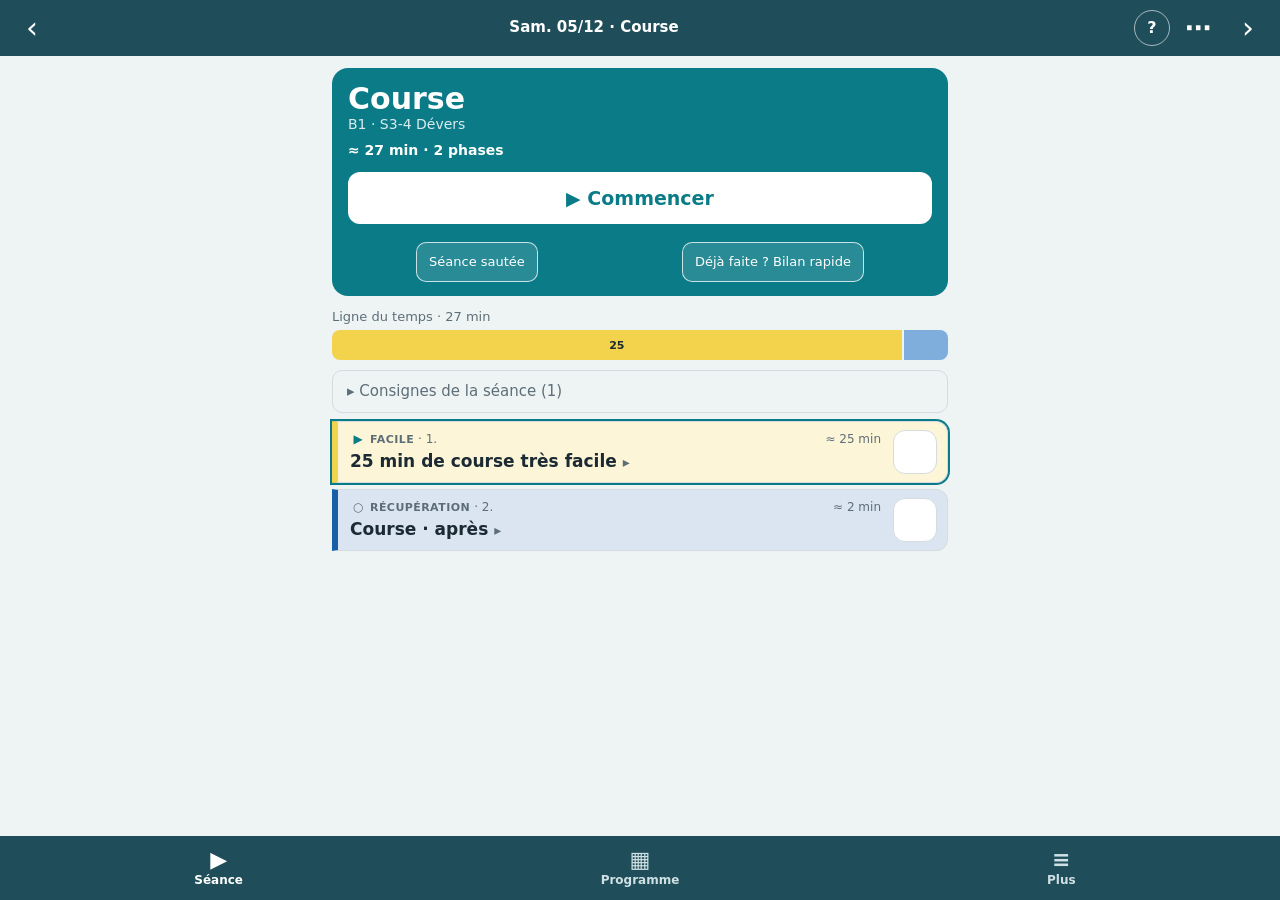
<file: index.html>
<!DOCTYPE html>
<html lang="fr">
<head>
<meta charset="utf-8">
<meta name="viewport" content="width=device-width, initial-scale=1, viewport-fit=cover">
<meta name="apple-mobile-web-app-capable" content="yes">
<meta name="apple-mobile-web-app-status-bar-style" content="default">
<meta name="apple-mobile-web-app-title" content="Escalade">
<title>Escalade</title>
<link rel="stylesheet" href="style.css">
<link rel="apple-touch-icon" href="icone-180.png">
<link rel="icon" type="image/png" href="icone-180.png">
</head>
<body>

<!-- Bandeau affiché quand une nouvelle version est prête -->
<div id="bandeau">Nouvelle version disponible · toucher pour mettre à jour</div>

<header>
  <button id="prec" aria-label="Précédent">‹</button>
  <div id="titre">
    <div id="titre-date"></div>
    <!-- Temps écoulé, durée prévue et heure de fin estimée -->
    <div id="infos-seance"></div>
  </div>
  <button id="btn-aide" aria-label="Aide sur cet écran">?</button>
  <button id="btn-menu" aria-label="Menu">⋯</button>
  <button id="suiv" aria-label="Suivant">›</button>
</header>

<main id="ecran"></main>

<!-- Minuteur : toucher le temps pour passer en plein écran -->
<div id="minuteur">
  <div id="mn-coins"><button data-mn="son" id="mn-son" aria-label="Son">🔊</button><button data-mn="stop" aria-label="Fermer le minuteur">✕</button></div>
  <div id="mn-haut">
    <svg id="mn-anneau" viewBox="0 0 64 64"><circle id="mn-fond" cx="32" cy="32" r="27"/><circle id="mn-arc" cx="32" cy="32" r="27"/></svg>
    <div id="mn-textes"><div id="mn-temps"></div><div id="mn-label"></div><div id="mn-suivant"></div><div id="mn-ecoule"></div></div>
  </div>
  <div id="mn-ctrl">
    <button data-mn="moins">−30</button>
    <button data-mn="pause" id="mn-pause">❚❚</button>
    <button data-mn="plus">+30</button>
    <button data-mn="passer">Passer</button>
  </div>
  <!-- Valider la prochaine étape sans quitter le minuteur -->
  <button id="mn-fait"></button>
  <button data-mn="stop" id="mn-arreter">■ Arrêter le repos</button>
</div>

<!-- Bandeau après chaque passage -->
<div id="toast"><span>Passage noté</span><button id="toast-annuler">Annuler</button></div>

<!-- Trois onglets : Séance, Semaine, Plus -->
<nav id="onglets">
  <button data-onglet="seance"><span class="ic">▶</span>Séance</button>
  <button data-onglet="semaine"><span class="ic">▦</span>Programme</button>
  <button data-onglet="plus"><span class="ic">≡</span>Plus<span id="pastille-plus"></span></button>
</nav>

<div id="fond-modal"><div class="carte" id="modal"></div></div>

<script src="data.js"></script>
<script src="app.js"></script>
</body>
</html>
</file>
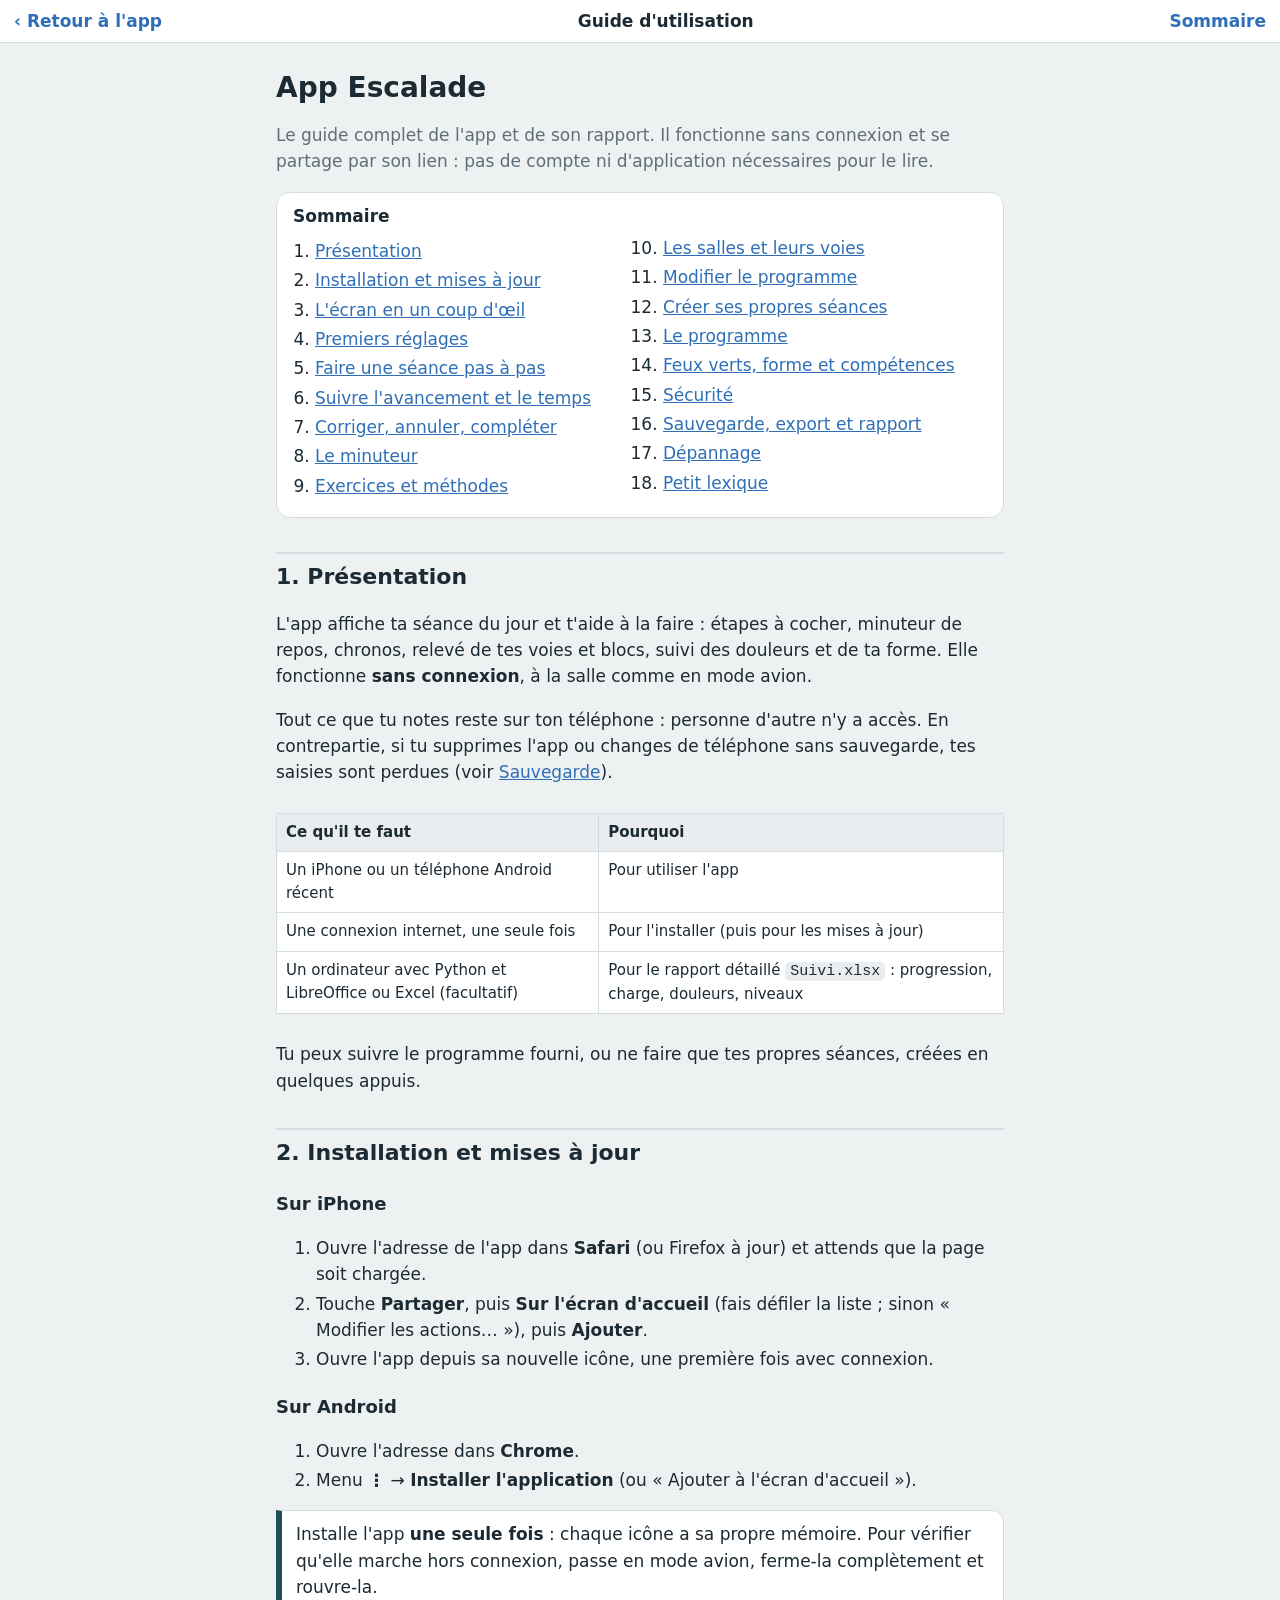
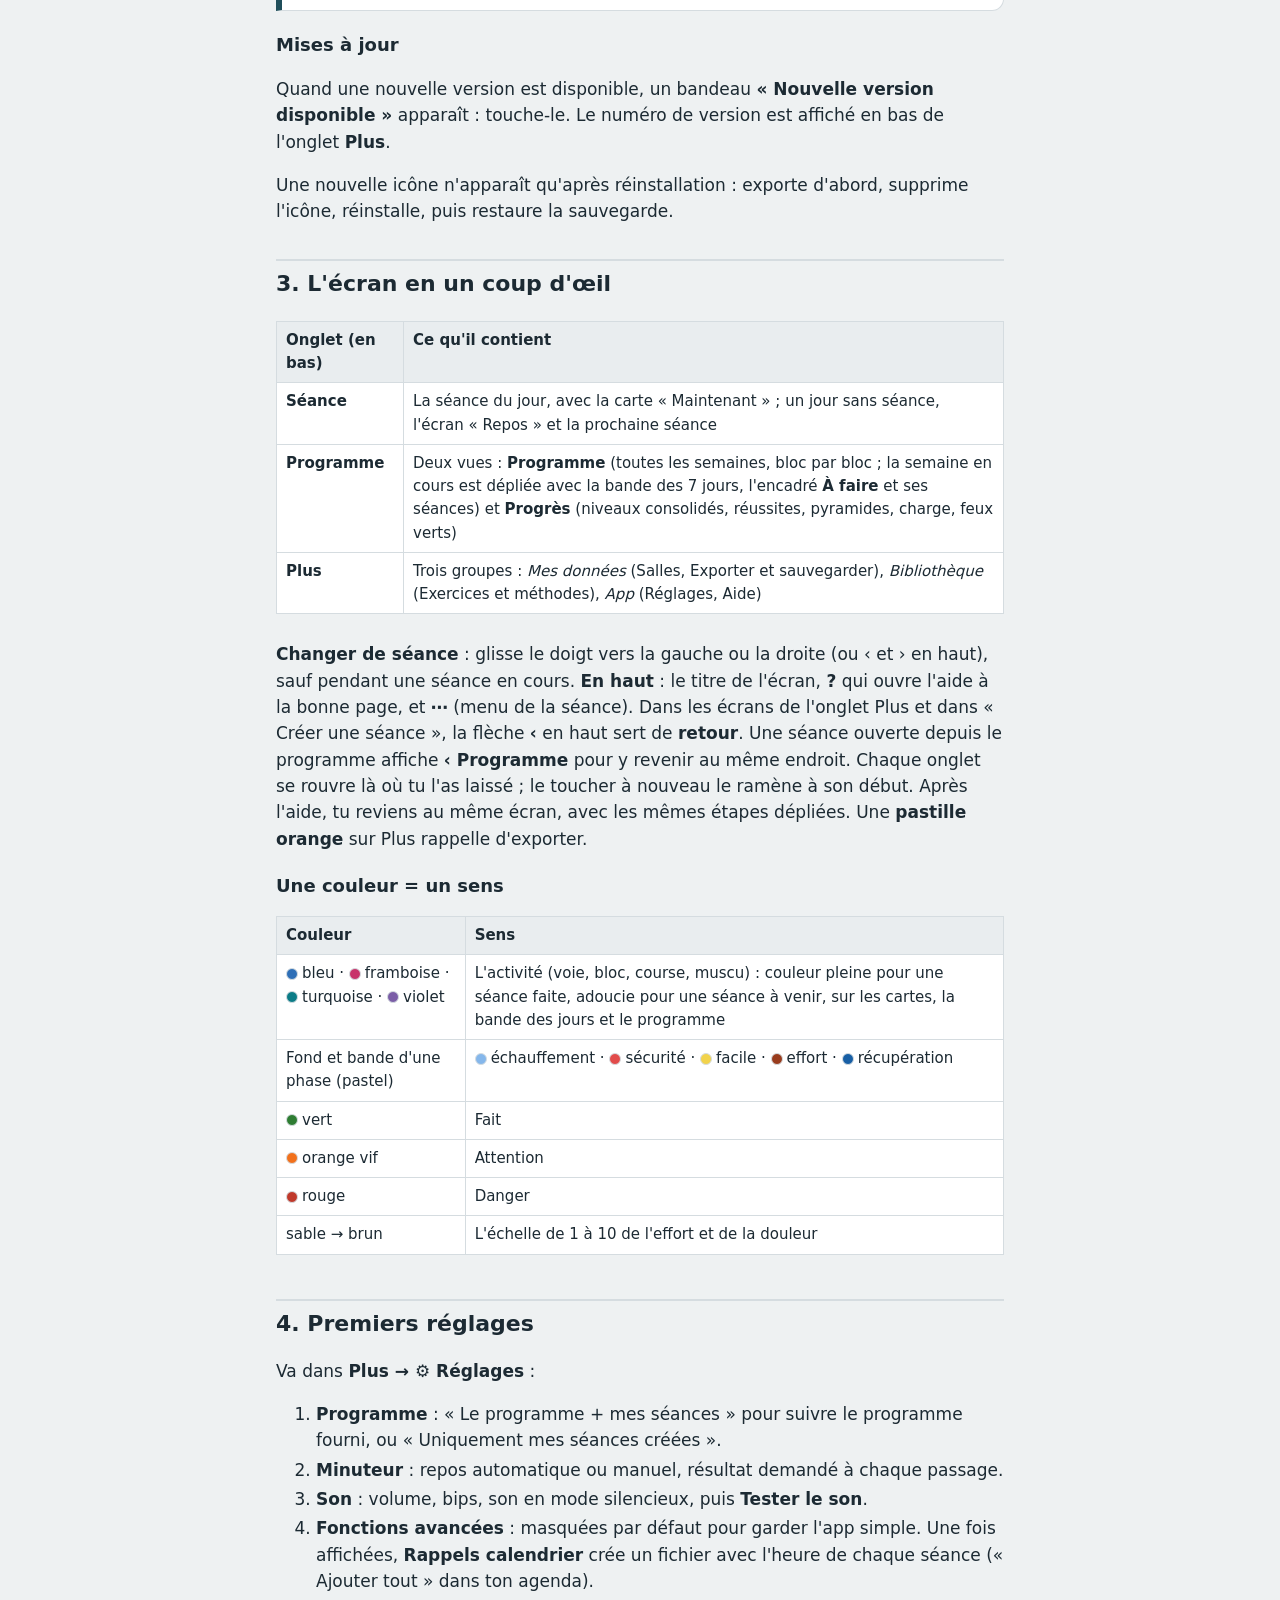
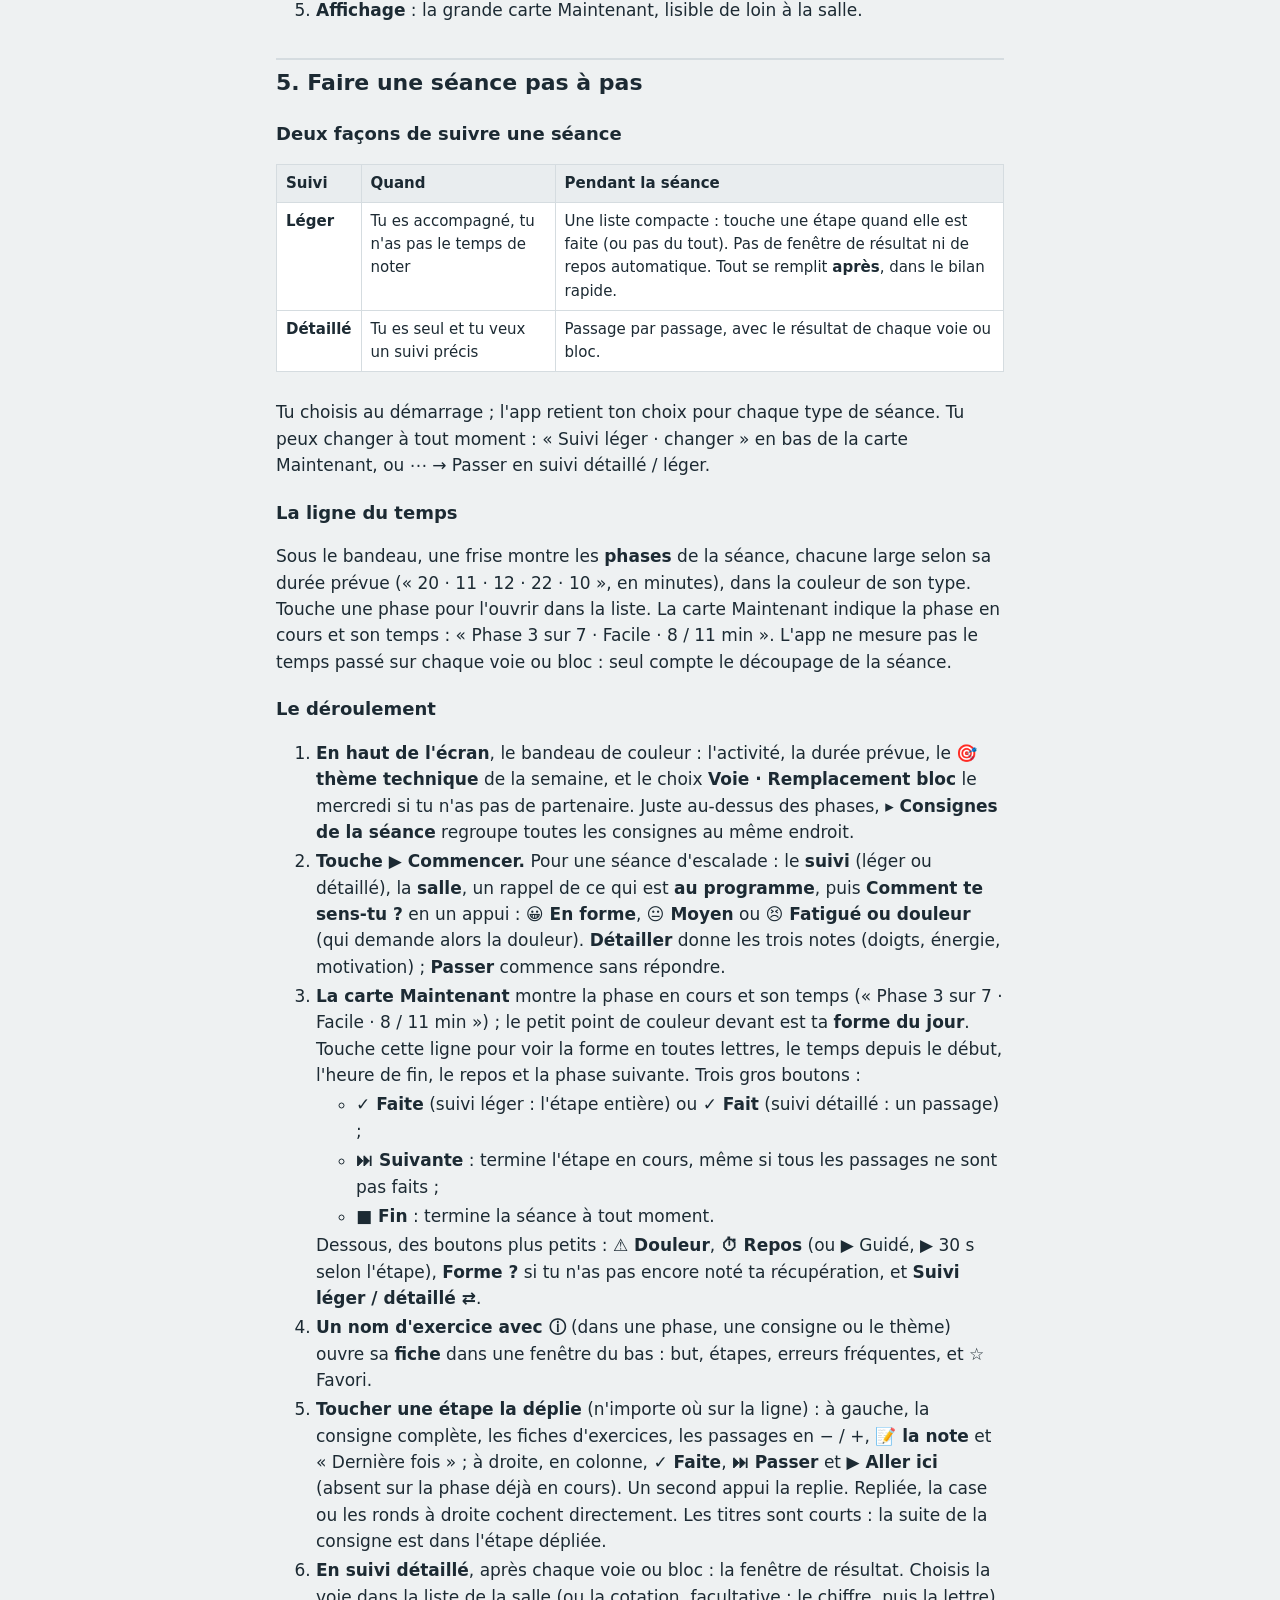
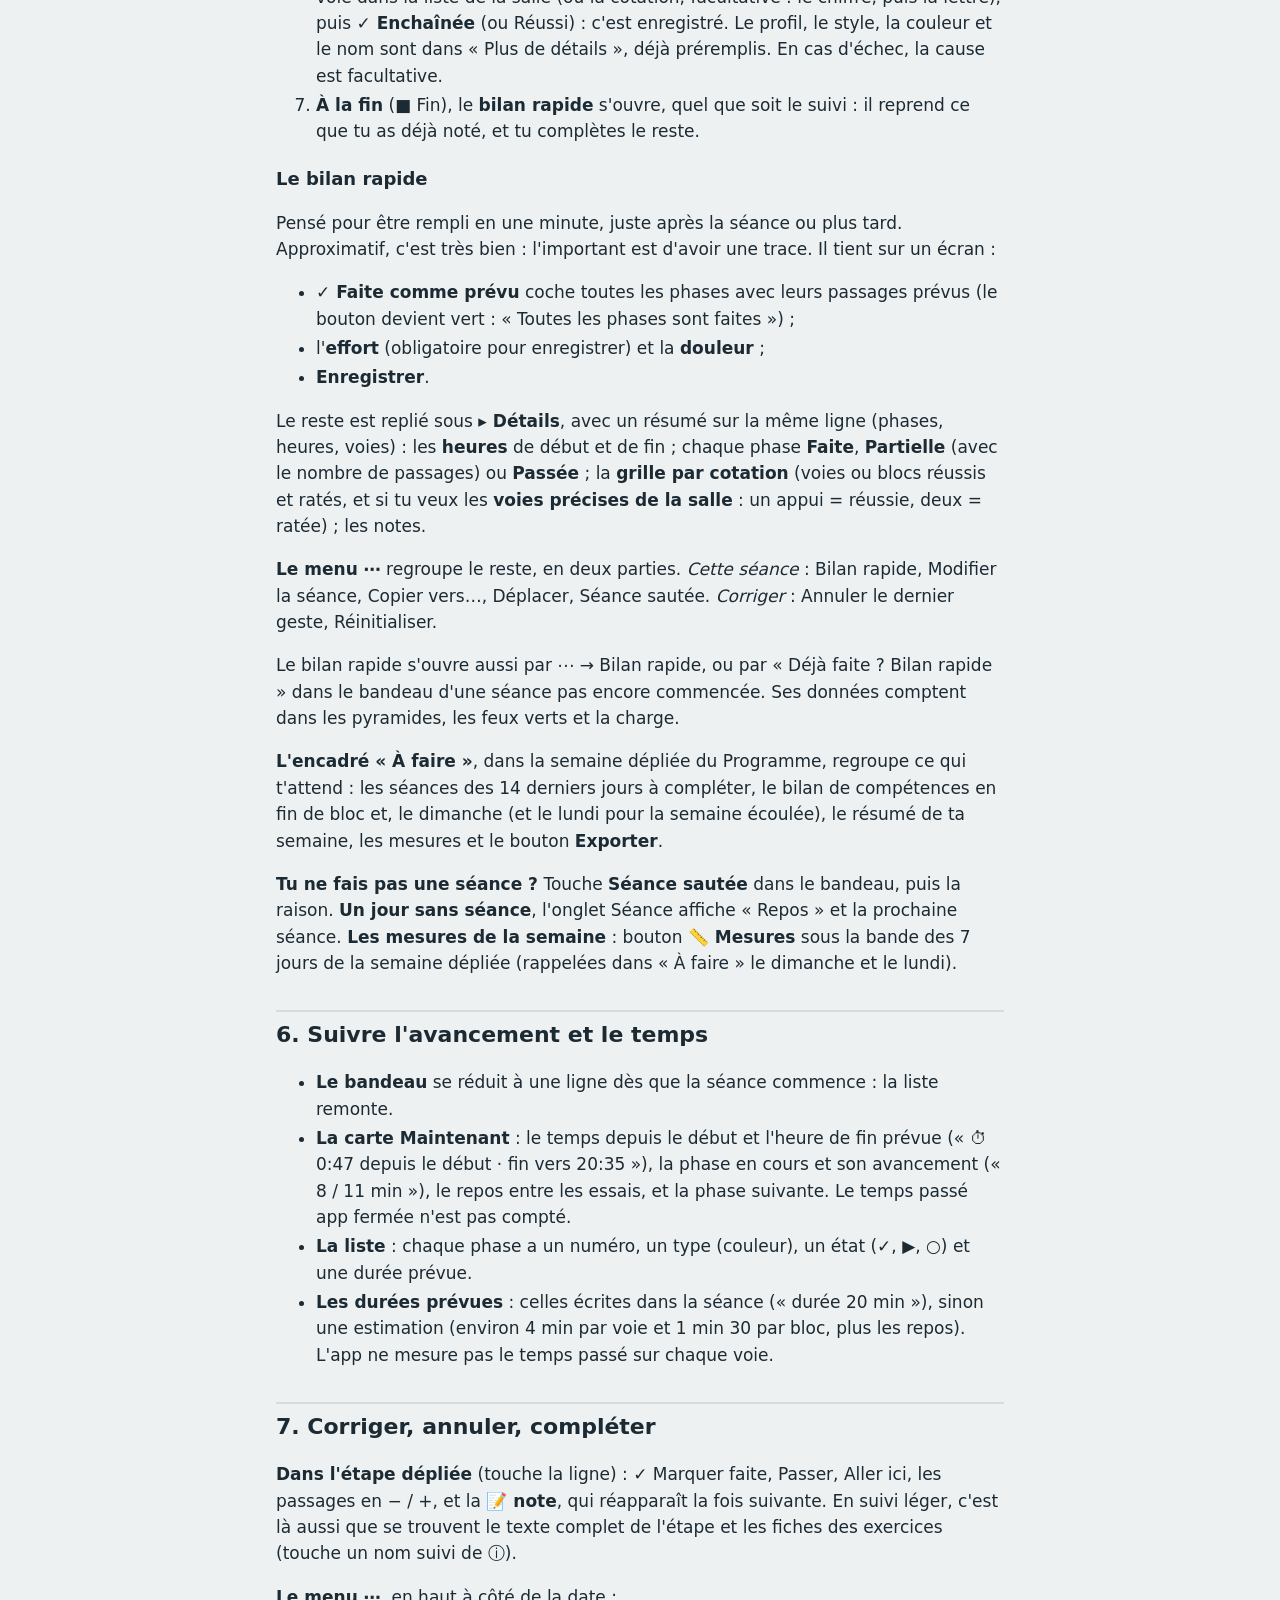
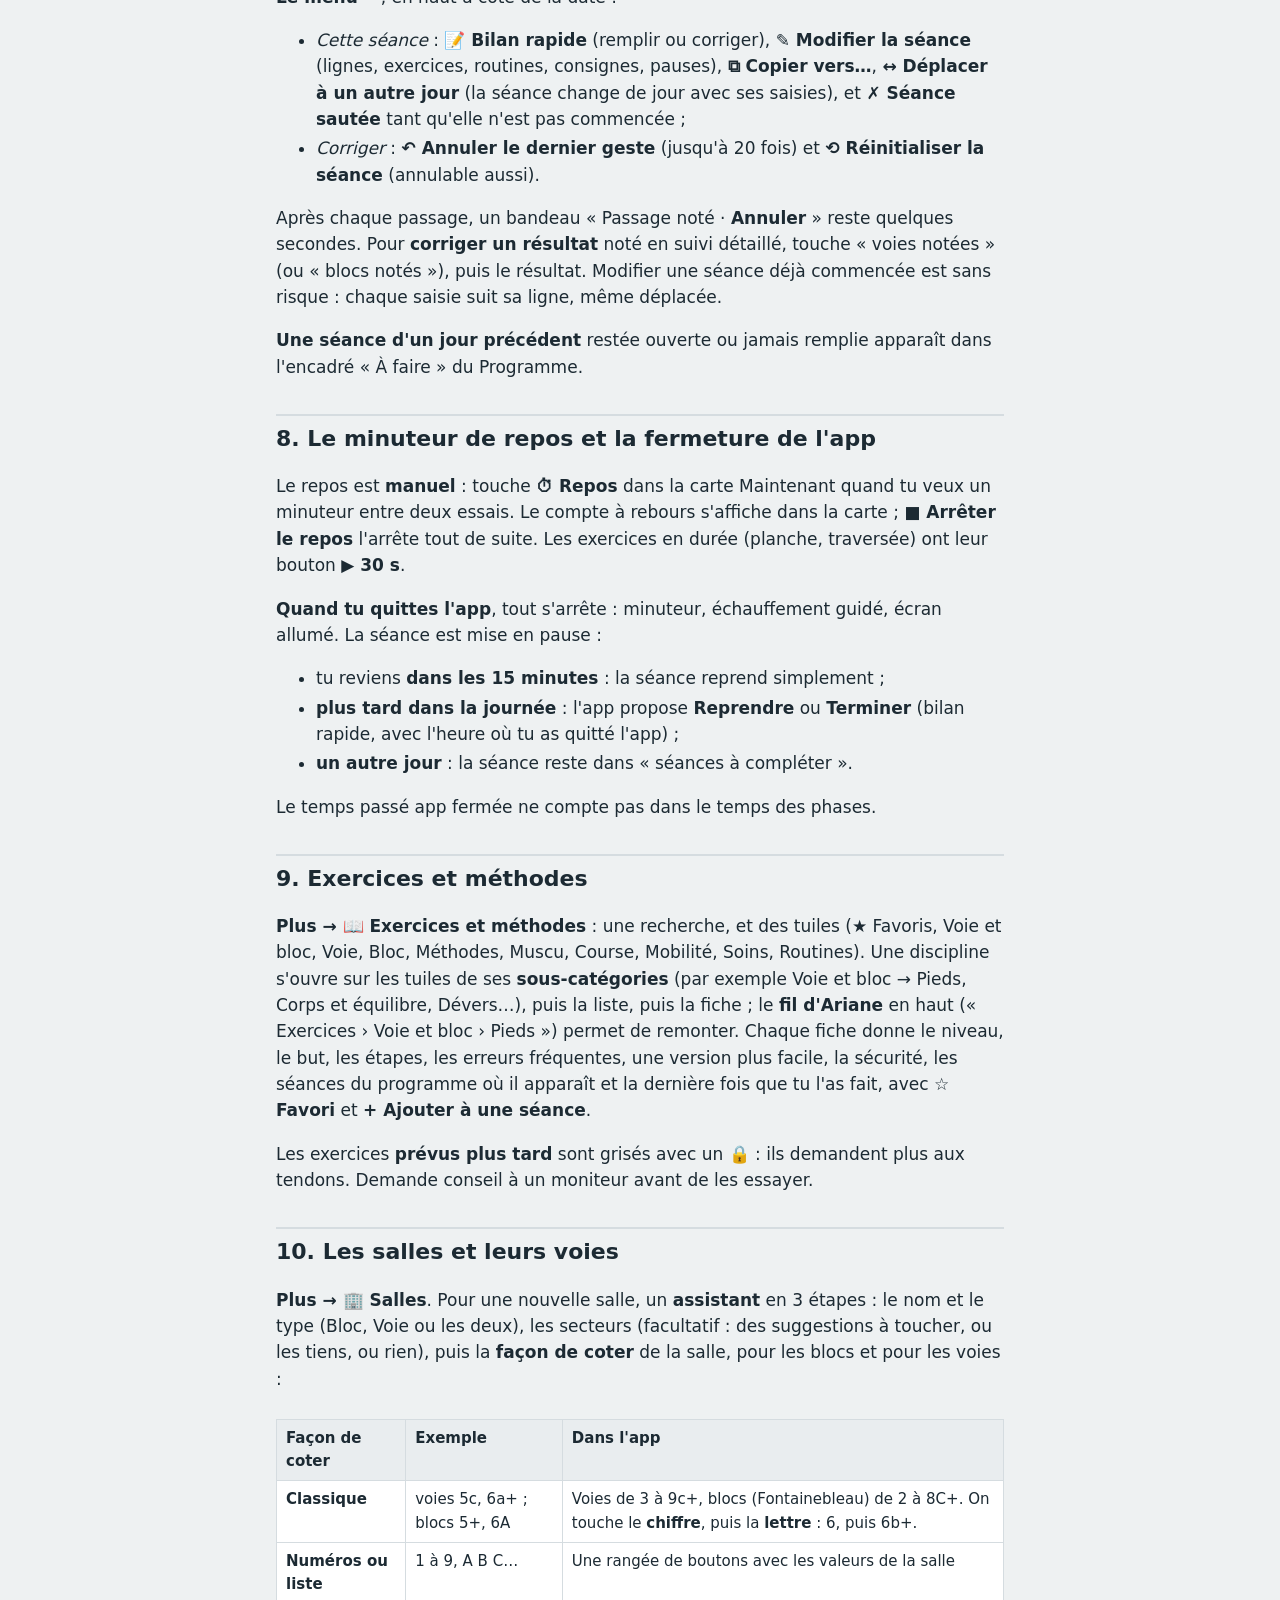
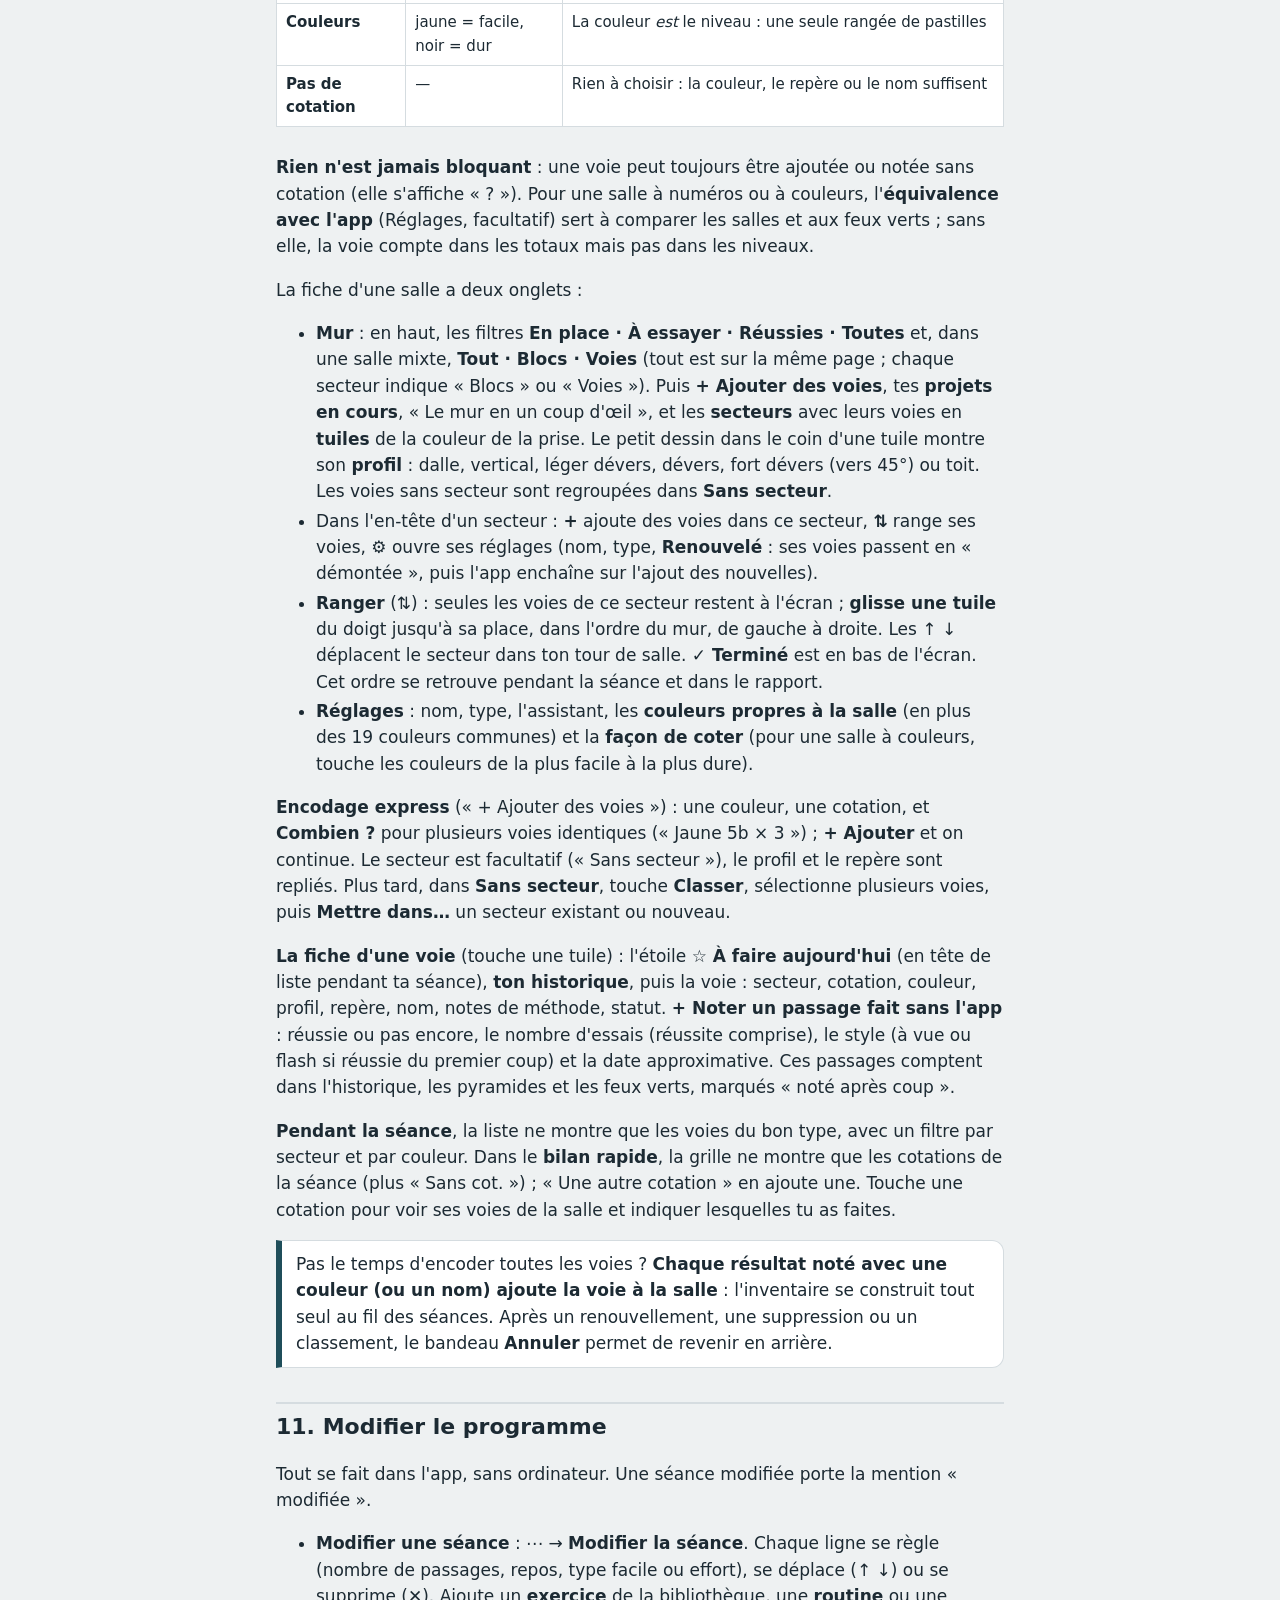
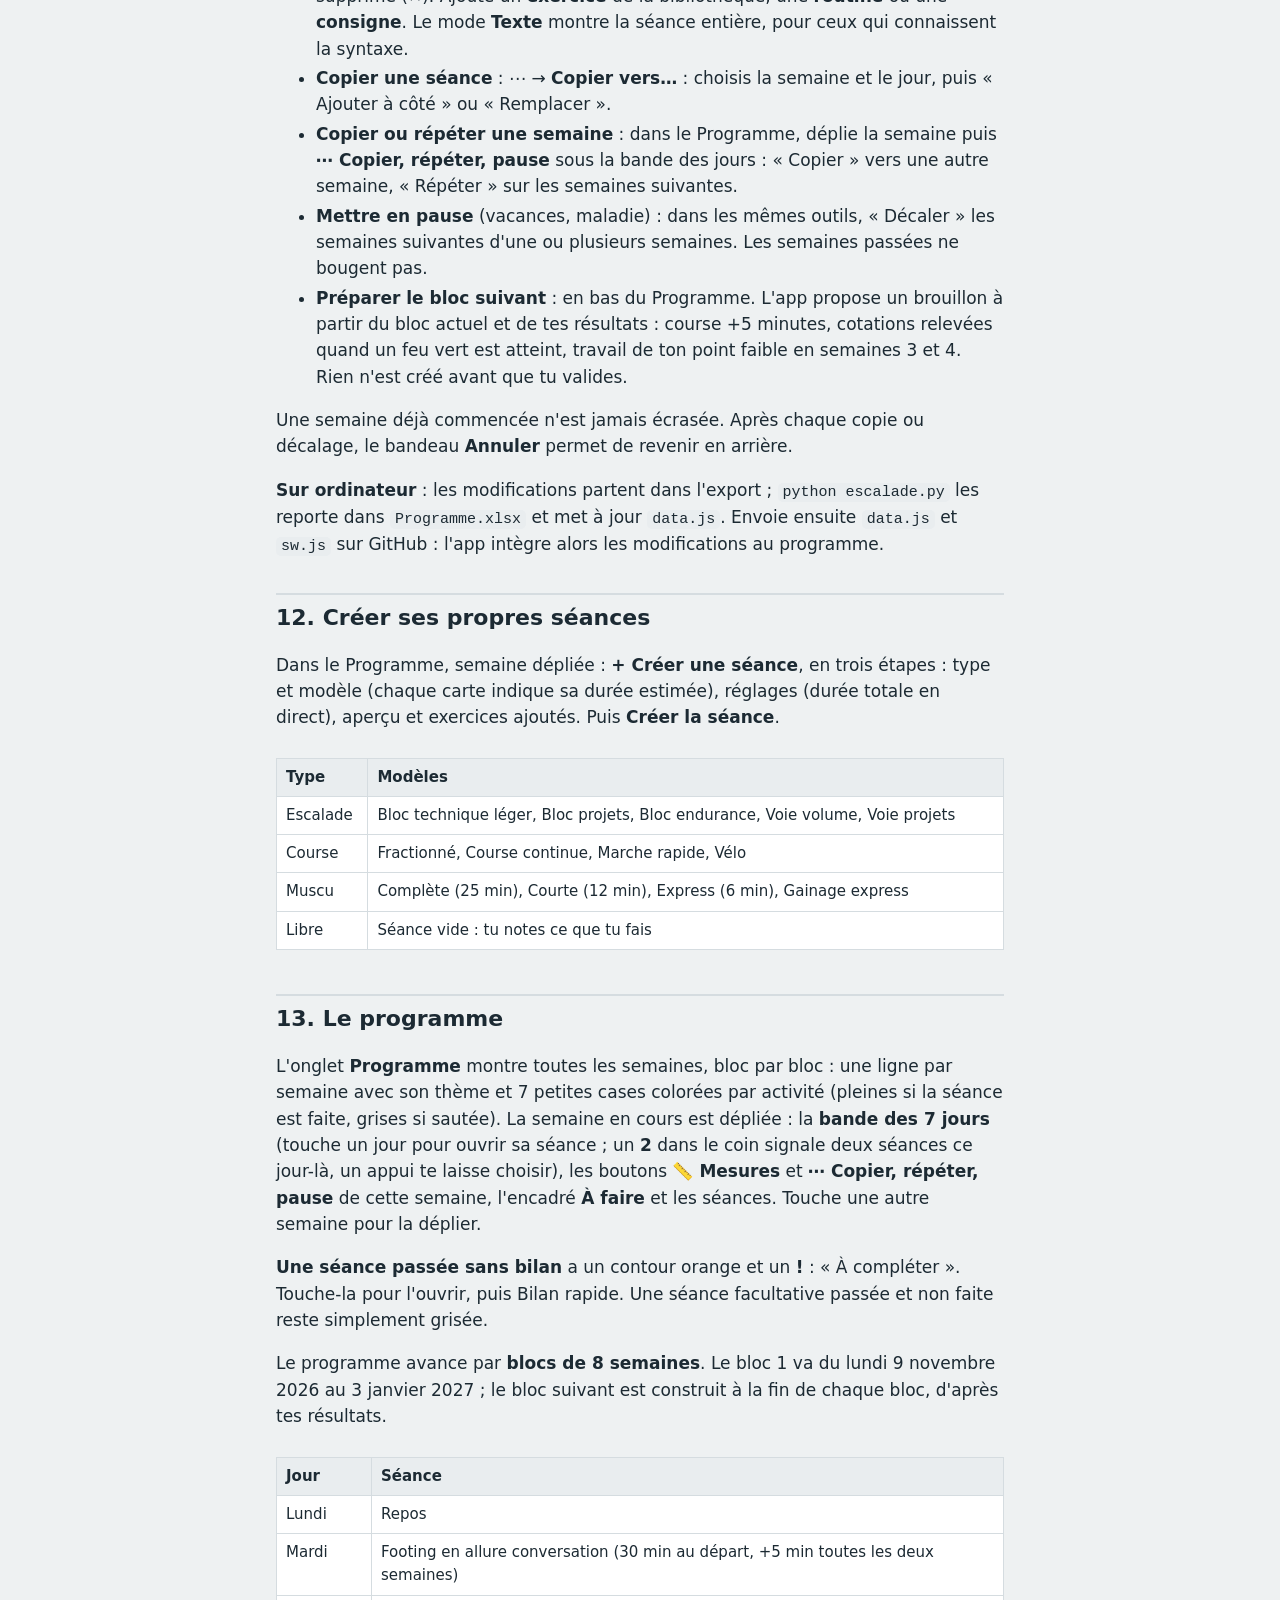
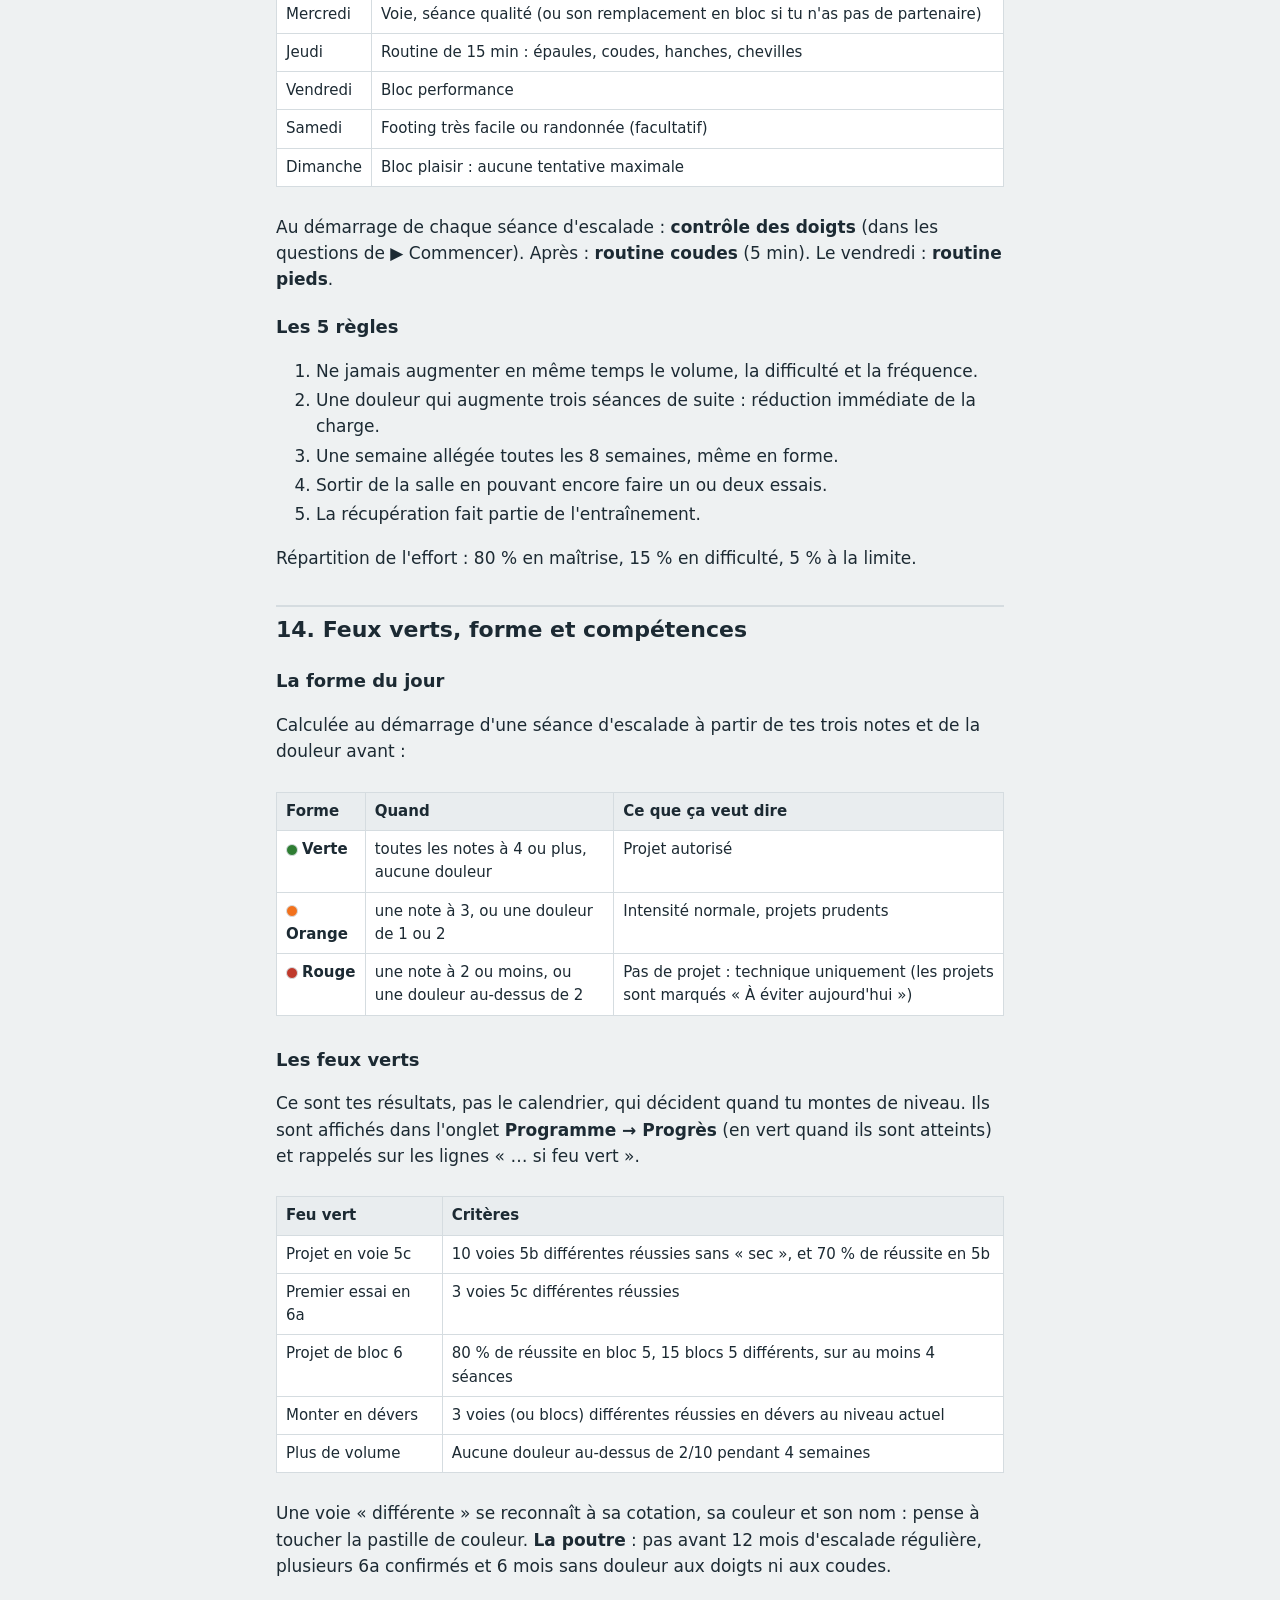
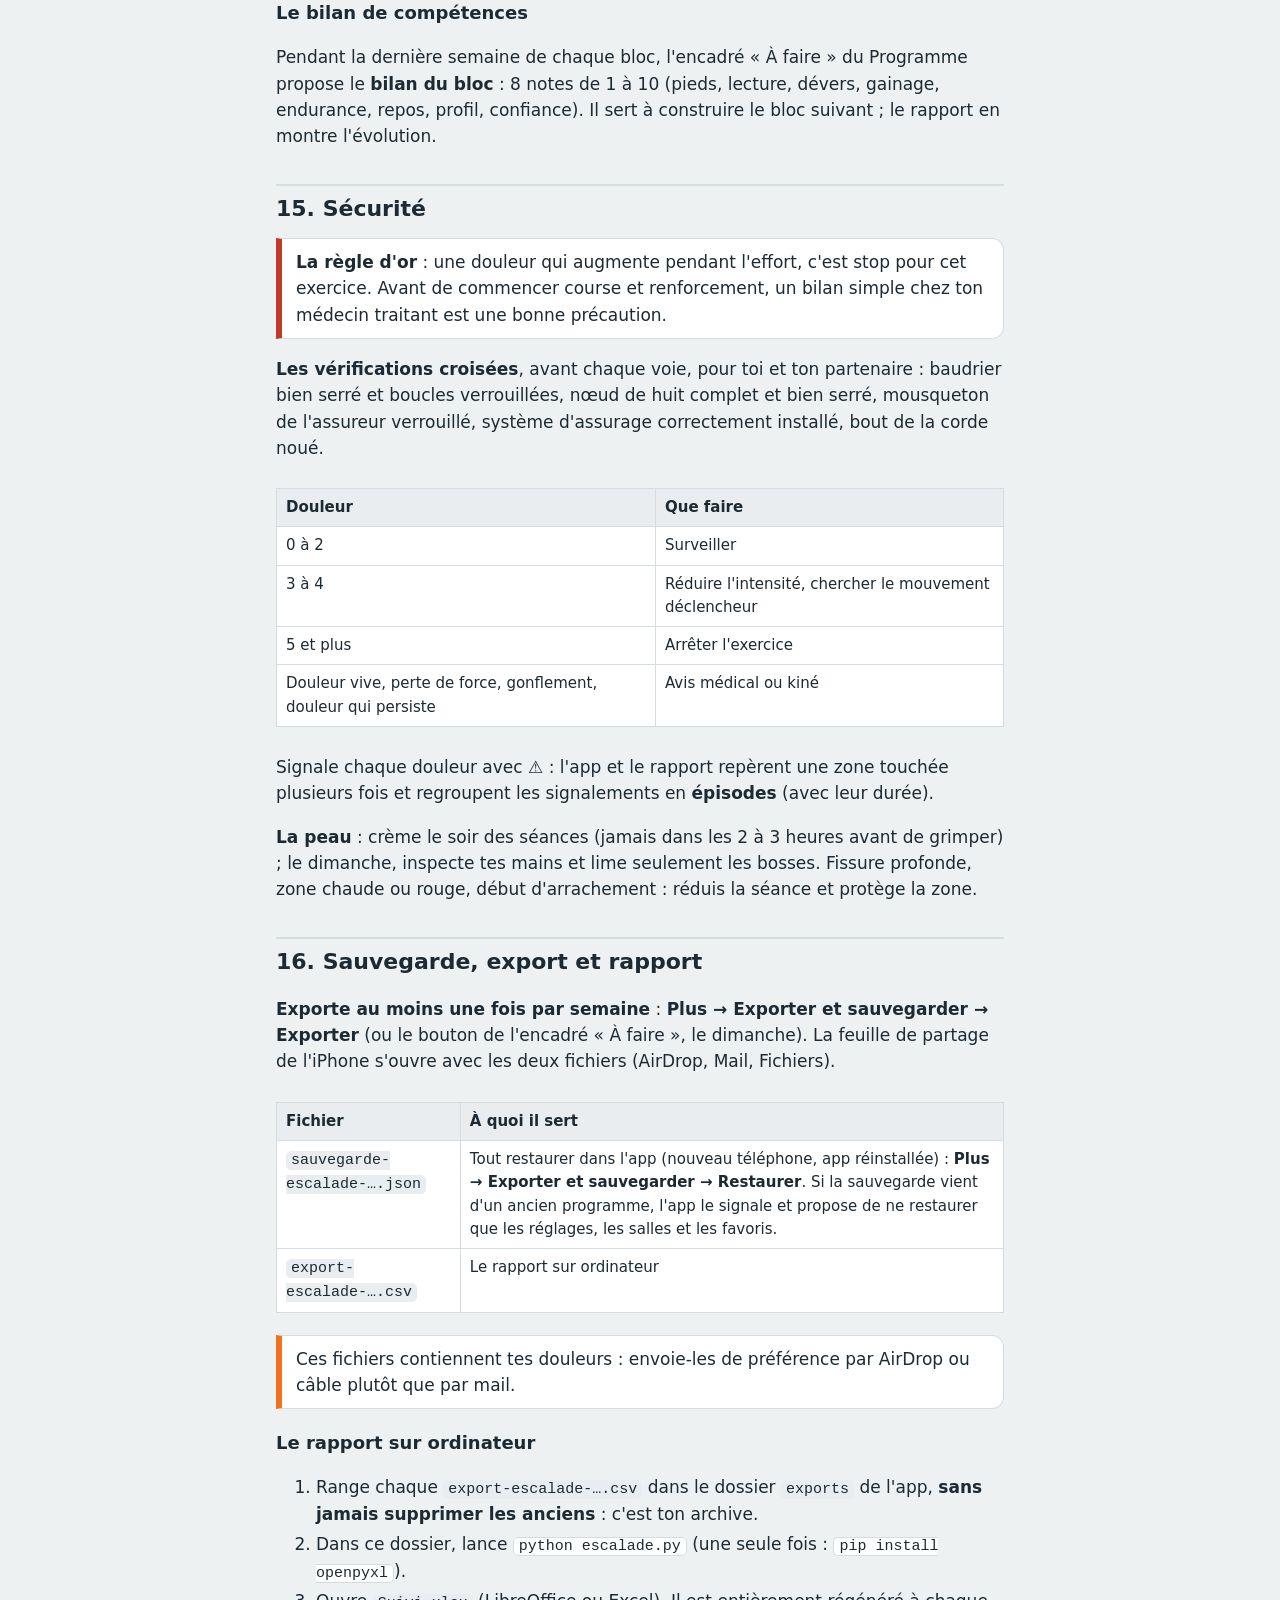
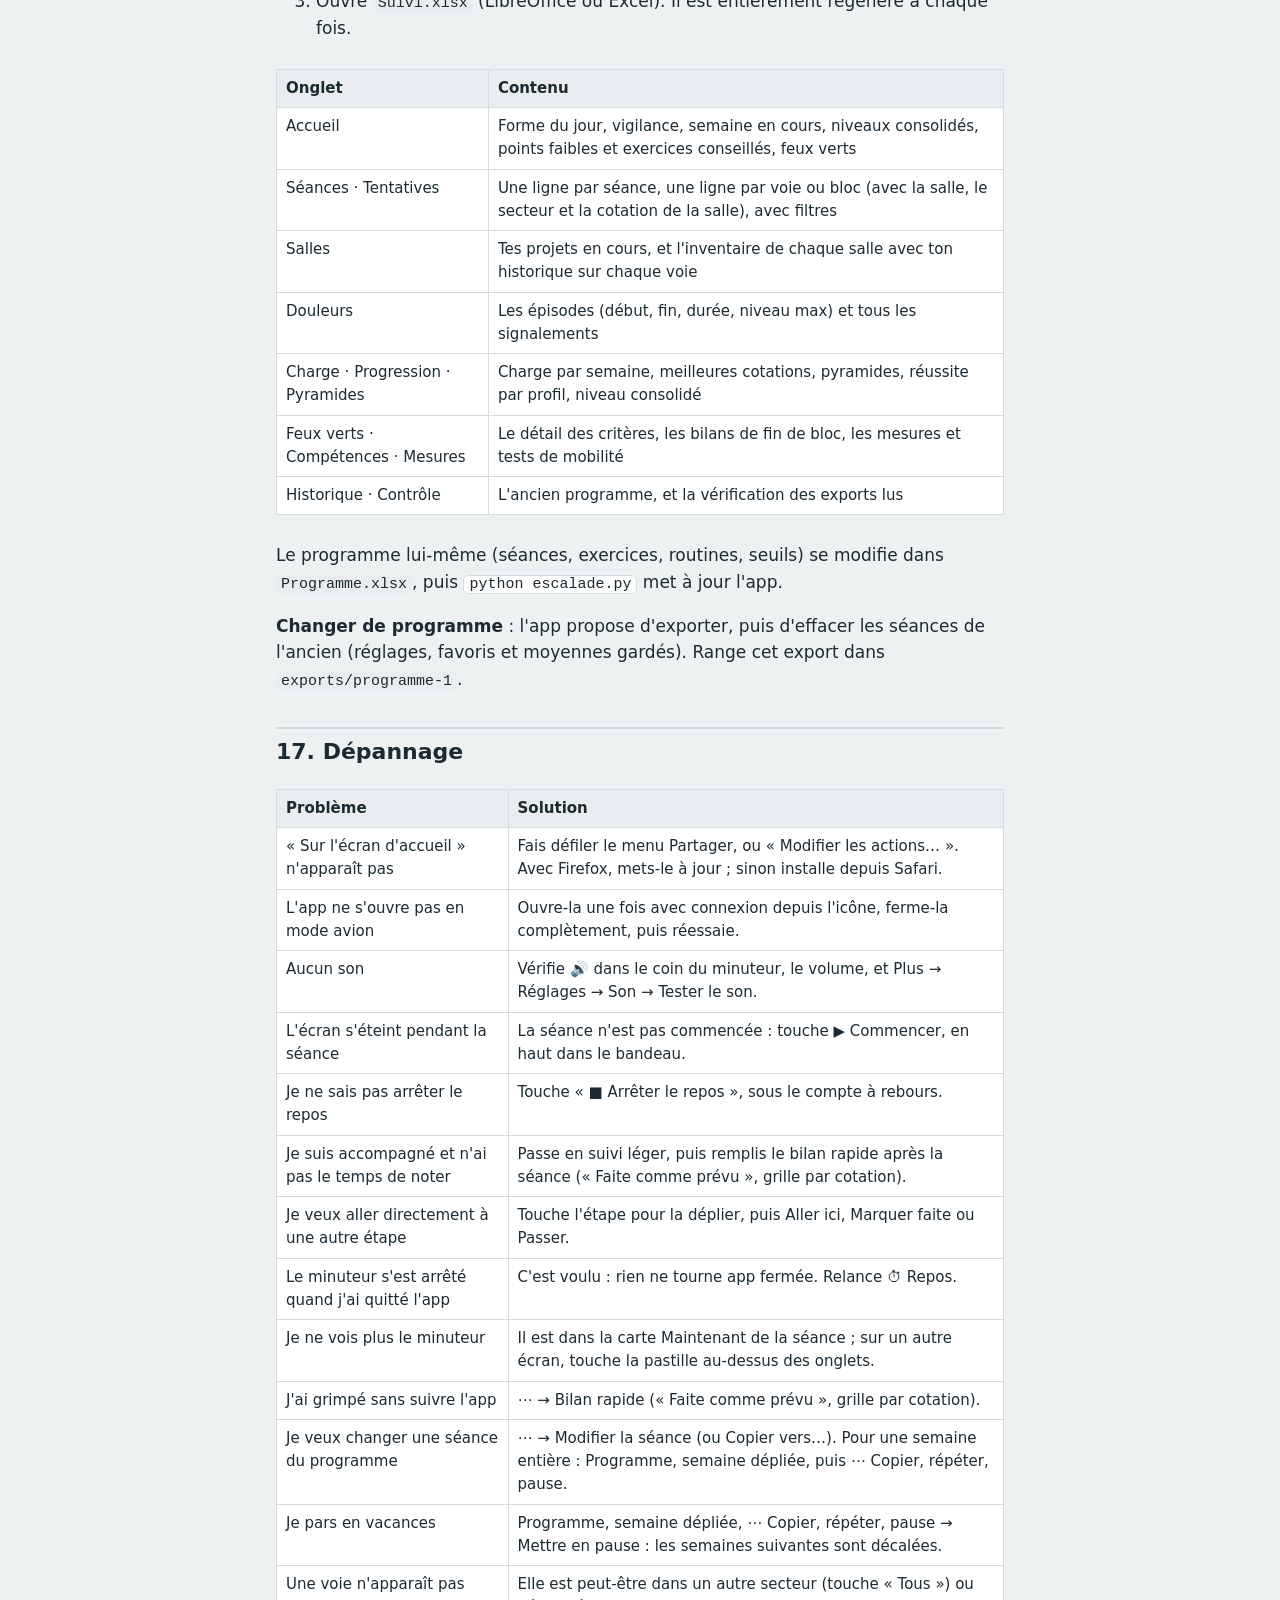
<file: aide.html>
<!DOCTYPE html>
<html lang="fr">
<head>
<meta charset="utf-8">
<meta name="viewport" content="width=device-width, initial-scale=1, viewport-fit=cover">
<title>App Escalade · Guide d'utilisation</title>
<style>
  :root { --fond:#EEF1F2; --carte:#FFFFFF; --texte:#1C2A33; --doux:#5E6E78; --bord:#D5DCE0; --info:#E9EDEF; --marque:#1F4E5A; --lien:#2E6FB7;
          --fait:#3B8C3F; --attention:#F2711C; --danger:#C0392B; color-scheme:light; }
  @media (prefers-color-scheme: dark) {
    :root { --fond:#141B20; --carte:#1E282F; --texte:#E6ECEF; --doux:#9AAAB3; --bord:#33424B; --info:#26323A; --marque:#6FB3C2; --lien:#6FA8E8;
            --fait:#5FB563; --attention:#FF8A3D; --danger:#F07070; color-scheme:dark; }
  }
  * { box-sizing:border-box; }
  html { scroll-padding-top:calc(64px + env(safe-area-inset-top, 0px)); }
  body { margin:0; font-family:-apple-system, system-ui, "Segoe UI", Roboto, Arial, sans-serif; font-size:17px; line-height:1.55;
         background:var(--fond); color:var(--texte); padding-bottom:calc(40px + env(safe-area-inset-bottom, 0px)); }
  header { position:sticky; top:0; z-index:5; display:flex; align-items:center; gap:10px; background:var(--carte); border-bottom:1px solid var(--bord);
           padding:calc(8px + env(safe-area-inset-top, 0px)) 14px 8px; }
  header a { color:var(--lien); text-decoration:none; font-weight:600; white-space:nowrap; }
  header span { flex:1; text-align:center; font-weight:700; }
  main { max-width:760px; margin:auto; padding:12px 16px; }
  h1 { font-size:28px; line-height:1.2; margin:16px 0 4px; }
  h2 { font-size:22px; margin:34px 0 10px; padding-top:6px; border-top:2px solid var(--bord); }
  h3 { font-size:18px; margin:20px 0 6px; }
  a { color:var(--lien); }
  .intro { color:var(--doux); }
  nav.sommaire { background:var(--carte); border:1px solid var(--bord); border-radius:14px; padding:10px 16px; margin:16px 0; }
  nav.sommaire ol { margin:6px 0; padding-left:22px; columns:2; column-gap:24px; }
  @media (max-width:520px) { nav.sommaire ol { columns:1; } }
  table { width:100%; border-collapse:collapse; margin:10px 0; background:var(--carte); font-size:15px; }
  .tableau { overflow-x:auto; }
  th, td { border:1px solid var(--bord); padding:7px 9px; text-align:left; vertical-align:top; }
  th { background:var(--info); }
  .encadre { background:var(--carte); border:1px solid var(--bord); border-left:6px solid var(--marque); border-radius:0 12px 12px 0; padding:10px 14px; margin:12px 0; }
  .encadre.attention { border-left-color:var(--attention); }
  .encadre.danger { border-left-color:var(--danger); }
  .pastille { display:inline-block; width:12px; height:12px; border-radius:50%; vertical-align:middle; margin-right:4px; border:1px solid var(--bord); }
  code { background:var(--info); padding:1px 5px; border-radius:5px; font-size:15px; }
  kbd { border:1px solid var(--bord); border-radius:5px; padding:0 5px; background:var(--carte); font-size:15px; }
  li { margin:3px 0; }
  .haut { display:inline-block; margin-top:6px; font-size:14px; }
  @media print { header, .haut { display:none; } body { background:#fff; color:#000; } h2 { break-before:page; } table, .encadre { break-inside:avoid; } }
</style>
</head>
<body>
<header><a href="index.html">‹ Retour à l'app</a><span>Guide d'utilisation</span><a href="#sommaire">Sommaire</a></header>
<main>
<h1>App Escalade</h1>
<p class="intro">Le guide complet de l'app et de son rapport. Il fonctionne sans connexion et se partage par son lien : pas de compte ni d'application nécessaires pour le lire.</p>

<nav class="sommaire" id="sommaire"><b>Sommaire</b>
<ol>
<li><a href="#presentation">Présentation</a></li>
<li><a href="#installation">Installation et mises à jour</a></li>
<li><a href="#ecran">L'écran en un coup d'œil</a></li>
<li><a href="#reglages">Premiers réglages</a></li>
<li><a href="#seance">Faire une séance pas à pas</a></li>
<li><a href="#temps">Suivre l'avancement et le temps</a></li>
<li><a href="#corriger">Corriger, annuler, compléter</a></li>
<li><a href="#minuteur">Le minuteur</a></li>
<li><a href="#exercices">Exercices et méthodes</a></li>
<li><a href="#salles">Les salles et leurs voies</a></li>
<li><a href="#modifier">Modifier le programme</a></li>
<li><a href="#creer">Créer ses propres séances</a></li>
<li><a href="#programme">Le programme</a></li>
<li><a href="#progression">Feux verts, forme et compétences</a></li>
<li><a href="#securite">Sécurité</a></li>
<li><a href="#suivi">Sauvegarde, export et rapport</a></li>
<li><a href="#depannage">Dépannage</a></li>
<li><a href="#lexique">Petit lexique</a></li>
</ol></nav>

<h2 id="presentation">1. Présentation</h2>
<p>L'app affiche ta séance du jour et t'aide à la faire : étapes à cocher, minuteur de repos, chronos, relevé de tes voies et blocs, suivi des douleurs et de ta forme. Elle fonctionne <b>sans connexion</b>, à la salle comme en mode avion.</p>
<p>Tout ce que tu notes reste sur ton téléphone : personne d'autre n'y a accès. En contrepartie, si tu supprimes l'app ou changes de téléphone sans sauvegarde, tes saisies sont perdues (voir <a href="#suivi">Sauvegarde</a>).</p>
<div class="tableau"><table>
<tr><th>Ce qu'il te faut</th><th>Pourquoi</th></tr>
<tr><td>Un iPhone ou un téléphone Android récent</td><td>Pour utiliser l'app</td></tr>
<tr><td>Une connexion internet, une seule fois</td><td>Pour l'installer (puis pour les mises à jour)</td></tr>
<tr><td>Un ordinateur avec Python et LibreOffice ou Excel (facultatif)</td><td>Pour le rapport détaillé <code>Suivi.xlsx</code> : progression, charge, douleurs, niveaux</td></tr>
</table></div>
<p>Tu peux suivre le programme fourni, ou ne faire que tes propres séances, créées en quelques appuis.</p>

<h2 id="installation">2. Installation et mises à jour</h2>
<h3>Sur iPhone</h3>
<ol>
<li>Ouvre l'adresse de l'app dans <b>Safari</b> (ou Firefox à jour) et attends que la page soit chargée.</li>
<li>Touche <b>Partager</b>, puis <b>Sur l'écran d'accueil</b> (fais défiler la liste ; sinon « Modifier les actions… »), puis <b>Ajouter</b>.</li>
<li>Ouvre l'app depuis sa nouvelle icône, une première fois avec connexion.</li>
</ol>
<h3>Sur Android</h3>
<ol><li>Ouvre l'adresse dans <b>Chrome</b>.</li><li>Menu <b>⋮</b> → <b>Installer l'application</b> (ou « Ajouter à l'écran d'accueil »).</li></ol>
<div class="encadre">Installe l'app <b>une seule fois</b> : chaque icône a sa propre mémoire. Pour vérifier qu'elle marche hors connexion, passe en mode avion, ferme-la complètement et rouvre-la.</div>
<h3>Mises à jour</h3>
<p>Quand une nouvelle version est disponible, un bandeau <b>« Nouvelle version disponible »</b> apparaît : touche-le. Le numéro de version est affiché en bas de l'onglet <b>Plus</b>.</p>
<p>Une nouvelle icône n'apparaît qu'après réinstallation : exporte d'abord, supprime l'icône, réinstalle, puis restaure la sauvegarde.</p>

<h2 id="ecran">3. L'écran en un coup d'œil</h2>
<div class="tableau"><table>
<tr><th>Onglet (en bas)</th><th>Ce qu'il contient</th></tr>
<tr><td><b>Séance</b></td><td>La séance du jour, avec la carte « Maintenant » ; un jour sans séance, l'écran « Repos » et la prochaine séance</td></tr>
<tr><td><b>Programme</b></td><td>Deux vues : <b>Programme</b> (toutes les semaines, bloc par bloc ; la semaine en cours est dépliée avec la bande des 7 jours, l'encadré <b>À faire</b> et ses séances) et <b>Progrès</b> (niveaux consolidés, réussites, pyramides, charge, feux verts)</td></tr>
<tr><td><b>Plus</b></td><td>Trois groupes : <i>Mes données</i> (Salles, Exporter et sauvegarder), <i>Bibliothèque</i> (Exercices et méthodes), <i>App</i> (Réglages, Aide)</td></tr>
</table></div>
<p><b>Changer de séance</b> : glisse le doigt vers la gauche ou la droite (ou ‹ et › en haut), sauf pendant une séance en cours. <b>En haut</b> : le titre de l'écran, <b>?</b> qui ouvre l'aide à la bonne page, et <b>⋯</b> (menu de la séance). Dans les écrans de l'onglet Plus et dans « Créer une séance », la flèche <b>‹</b> en haut sert de <b>retour</b>. Une séance ouverte depuis le programme affiche <b>‹ Programme</b> pour y revenir au même endroit. Chaque onglet se rouvre là où tu l'as laissé ; le toucher à nouveau le ramène à son début. Après l'aide, tu reviens au même écran, avec les mêmes étapes dépliées. Une <b>pastille orange</b> sur Plus rappelle d'exporter.</p>
<h3>Une couleur = un sens</h3>
<div class="tableau"><table>
<tr><th>Couleur</th><th>Sens</th></tr>
<tr><td><span class="pastille" style="background:#2E6FB7"></span>bleu · <span class="pastille" style="background:#C8336B"></span>framboise · <span class="pastille" style="background:#0B7C87"></span>turquoise · <span class="pastille" style="background:#7B5EA7"></span>violet</td><td>L'activité (voie, bloc, course, muscu) : couleur pleine pour une séance faite, adoucie pour une séance à venir, sur les cartes, la bande des jours et le programme</td></tr>
<tr><td>Fond et bande d'une phase (pastel)</td><td><span class="pastille" style="background:#85B7EB"></span>échauffement · <span class="pastille" style="background:#E24B4A"></span>sécurité · <span class="pastille" style="background:#F2D34B"></span>facile · <span class="pastille" style="background:#993C1D"></span>effort · <span class="pastille" style="background:#185FA5"></span>récupération</td></tr>
<tr><td><span class="pastille" style="background:#2E7D32"></span>vert</td><td>Fait</td></tr>
<tr><td><span class="pastille" style="background:#F2711C"></span>orange vif</td><td>Attention</td></tr>
<tr><td><span class="pastille" style="background:#C0392B"></span>rouge</td><td>Danger</td></tr>
<tr><td>sable → brun</td><td>L'échelle de 1 à 10 de l'effort et de la douleur</td></tr>
</table></div>

<h2 id="reglages">4. Premiers réglages</h2>
<p>Va dans <b>Plus → ⚙ Réglages</b> :</p>
<ol>
<li><b>Programme</b> : « Le programme + mes séances » pour suivre le programme fourni, ou « Uniquement mes séances créées ».</li>
<li><b>Minuteur</b> : repos automatique ou manuel, résultat demandé à chaque passage.</li>
<li><b>Son</b> : volume, bips, son en mode silencieux, puis <b>Tester le son</b>.</li>
<li><b>Fonctions avancées</b> : masquées par défaut pour garder l'app simple. Une fois affichées, <b>Rappels calendrier</b> crée un fichier avec l'heure de chaque séance (« Ajouter tout » dans ton agenda).</li>
<li><b>Affichage</b> : la grande carte Maintenant, lisible de loin à la salle.</li>
</ol>

<h2 id="seance">5. Faire une séance pas à pas</h2>
<h3>Deux façons de suivre une séance</h3>
<div class="tableau"><table>
<tr><th>Suivi</th><th>Quand</th><th>Pendant la séance</th></tr>
<tr><td><b>Léger</b></td><td>Tu es accompagné, tu n'as pas le temps de noter</td><td>Une liste compacte : touche une étape quand elle est faite (ou pas du tout). Pas de fenêtre de résultat ni de repos automatique. Tout se remplit <b>après</b>, dans le bilan rapide.</td></tr>
<tr><td><b>Détaillé</b></td><td>Tu es seul et tu veux un suivi précis</td><td>Passage par passage, avec le résultat de chaque voie ou bloc.</td></tr>
</table></div>
<p>Tu choisis au démarrage ; l'app retient ton choix pour chaque type de séance. Tu peux changer à tout moment : « Suivi léger · changer » en bas de la carte Maintenant, ou ⋯ → Passer en suivi détaillé / léger.</p>
<h3>La ligne du temps</h3>
<p>Sous le bandeau, une frise montre les <b>phases</b> de la séance, chacune large selon sa durée prévue (« 20 · 11 · 12 · 22 · 10 », en minutes), dans la couleur de son type. Touche une phase pour l'ouvrir dans la liste. La carte Maintenant indique la phase en cours et son temps : « Phase 3 sur 7 · Facile · 8 / 11 min ». L'app ne mesure pas le temps passé sur chaque voie ou bloc : seul compte le découpage de la séance.</p>
<h3>Le déroulement</h3>
<ol>
<li><b>En haut de l'écran</b>, le bandeau de couleur : l'activité, la durée prévue, le <b>🎯 thème technique</b> de la semaine, et le choix <b>Voie · Remplacement bloc</b> le mercredi si tu n'as pas de partenaire. Juste au-dessus des phases, <b>▸ Consignes de la séance</b> regroupe toutes les consignes au même endroit.</li>
<li><b>Touche ▶ Commencer.</b> Pour une séance d'escalade : le <b>suivi</b> (léger ou détaillé), la <b>salle</b>, un rappel de ce qui est <b>au programme</b>, puis <b>Comment te sens-tu ?</b> en un appui : <b>😀 En forme</b>, <b>😐 Moyen</b> ou <b>😣 Fatigué ou douleur</b> (qui demande alors la douleur). <b>Détailler</b> donne les trois notes (doigts, énergie, motivation) ; <b>Passer</b> commence sans répondre.</li>
<li><b>La carte Maintenant</b> montre la phase en cours et son temps (« Phase 3 sur 7 · Facile · 8 / 11 min ») ; le petit point de couleur devant est ta <b>forme du jour</b>. Touche cette ligne pour voir la forme en toutes lettres, le temps depuis le début, l'heure de fin, le repos et la phase suivante. Trois gros boutons :
  <ul>
  <li><b>✓ Faite</b> (suivi léger : l'étape entière) ou <b>✓ Fait</b> (suivi détaillé : un passage) ;</li>
  <li><b>⏭ Suivante</b> : termine l'étape en cours, même si tous les passages ne sont pas faits ;</li>
  <li><b>■ Fin</b> : termine la séance à tout moment.</li>
  </ul>
  Dessous, des boutons plus petits : <b>⚠ Douleur</b>, <b>⏱ Repos</b> (ou ▶ Guidé, ▶ 30 s selon l'étape), <b>Forme ?</b> si tu n'as pas encore noté ta récupération, et <b>Suivi léger / détaillé ⇄</b>.</li>
<li><b>Un nom d'exercice avec ⓘ</b> (dans une phase, une consigne ou le thème) ouvre sa <b>fiche</b> dans une fenêtre du bas : but, étapes, erreurs fréquentes, et ☆ Favori.</li>
<li><b>Toucher une étape la déplie</b> (n'importe où sur la ligne) : à gauche, la consigne complète, les fiches d'exercices, les passages en − / +, <b>📝 la note</b> et « Dernière fois » ; à droite, en colonne, <b>✓ Faite</b>, <b>⏭ Passer</b> et <b>▶ Aller ici</b> (absent sur la phase déjà en cours). Un second appui la replie. Repliée, la case ou les ronds à droite cochent directement. Les titres sont courts : la suite de la consigne est dans l'étape dépliée.</li>
<li><b>En suivi détaillé</b>, après chaque voie ou bloc : la fenêtre de résultat. Choisis la voie dans la liste de la salle (ou la cotation, facultative : le chiffre, puis la lettre), puis <b>✓ Enchaînée</b> (ou Réussi) : c'est enregistré. Le profil, le style, la couleur et le nom sont dans « Plus de détails », déjà préremplis. En cas d'échec, la cause est facultative.</li>
<li><b>À la fin</b> (■ Fin), le <b>bilan rapide</b> s'ouvre, quel que soit le suivi : il reprend ce que tu as déjà noté, et tu complètes le reste.</li>
</ol>
<h3>Le bilan rapide</h3>
<p>Pensé pour être rempli en une minute, juste après la séance ou plus tard. Approximatif, c'est très bien : l'important est d'avoir une trace. Il tient sur un écran :</p>
<ul>
<li><b>✓ Faite comme prévu</b> coche toutes les phases avec leurs passages prévus (le bouton devient vert : « Toutes les phases sont faites ») ;</li>
<li>l'<b>effort</b> (obligatoire pour enregistrer) et la <b>douleur</b> ;</li>
<li><b>Enregistrer</b>.</li>
</ul>
<p>Le reste est replié sous <b>▸ Détails</b>, avec un résumé sur la même ligne (phases, heures, voies) : les <b>heures</b> de début et de fin ; chaque phase <b>Faite</b>, <b>Partielle</b> (avec le nombre de passages) ou <b>Passée</b> ; la <b>grille par cotation</b> (voies ou blocs réussis et ratés, et si tu veux les <b>voies précises de la salle</b> : un appui = réussie, deux = ratée) ; les notes.</p>
<p><b>Le menu ⋯</b> regroupe le reste, en deux parties. <i>Cette séance</i> : Bilan rapide, Modifier la séance, Copier vers…, Déplacer, Séance sautée. <i>Corriger</i> : Annuler le dernier geste, Réinitialiser.</p>
<p>Le bilan rapide s'ouvre aussi par ⋯ → Bilan rapide, ou par « Déjà faite ? Bilan rapide » dans le bandeau d'une séance pas encore commencée. Ses données comptent dans les pyramides, les feux verts et la charge.</p>
<p><b>L'encadré « À faire »</b>, dans la semaine dépliée du Programme, regroupe ce qui t'attend : les séances des 14 derniers jours à compléter, le bilan de compétences en fin de bloc et, le dimanche (et le lundi pour la semaine écoulée), le résumé de ta semaine, les mesures et le bouton <b>Exporter</b>.</p>

<p><b>Tu ne fais pas une séance ?</b> Touche <b>Séance sautée</b> dans le bandeau, puis la raison. <b>Un jour sans séance</b>, l'onglet Séance affiche « Repos » et la prochaine séance. <b>Les mesures de la semaine</b> : bouton <b>📏 Mesures</b> sous la bande des 7 jours de la semaine dépliée (rappelées dans « À faire » le dimanche et le lundi).</p>

<h2 id="temps">6. Suivre l'avancement et le temps</h2>
<ul>
<li><b>Le bandeau</b> se réduit à une ligne dès que la séance commence : la liste remonte.</li>
<li><b>La carte Maintenant</b> : le temps depuis le début et l'heure de fin prévue (« ⏱ 0:47 depuis le début · fin vers 20:35 »), la phase en cours et son avancement (« 8 / 11 min »), le repos entre les essais, et la phase suivante. Le temps passé app fermée n'est pas compté.</li>
<li><b>La liste</b> : chaque phase a un numéro, un type (couleur), un état (✓, ▶, ○) et une durée prévue.</li>
<li><b>Les durées prévues</b> : celles écrites dans la séance (« durée 20 min »), sinon une estimation (environ 4 min par voie et 1 min 30 par bloc, plus les repos). L'app ne mesure pas le temps passé sur chaque voie.</li>
</ul>

<h2 id="corriger">7. Corriger, annuler, compléter</h2>
<p><b>Dans l'étape dépliée</b> (touche la ligne) : ✓ Marquer faite, Passer, Aller ici, les passages en − / +, et la <b>📝 note</b>, qui réapparaît la fois suivante. En suivi léger, c'est là aussi que se trouvent le texte complet de l'étape et les fiches des exercices (touche un nom suivi de ⓘ).</p>
<p><b>Le menu ⋯</b>, en haut à côté de la date :</p>
<ul>
<li><i>Cette séance</i> : <b>📝 Bilan rapide</b> (remplir ou corriger), <b>✎ Modifier la séance</b> (lignes, exercices, routines, consignes, pauses), <b>⧉ Copier vers…</b>, <b>↔ Déplacer à un autre jour</b> (la séance change de jour avec ses saisies), et <b>✗ Séance sautée</b> tant qu'elle n'est pas commencée ;</li>
<li><i>Corriger</i> : <b>↶ Annuler le dernier geste</b> (jusqu'à 20 fois) et <b>⟲ Réinitialiser la séance</b> (annulable aussi).</li>
</ul>
<p>Après chaque passage, un bandeau « Passage noté · <b>Annuler</b> » reste quelques secondes. Pour <b>corriger un résultat</b> noté en suivi détaillé, touche « voies notées » (ou « blocs notés »), puis le résultat. Modifier une séance déjà commencée est sans risque : chaque saisie suit sa ligne, même déplacée.</p>
<p><b>Une séance d'un jour précédent</b> restée ouverte ou jamais remplie apparaît dans l'encadré « À faire » du Programme.</p>

<h2 id="minuteur">8. Le minuteur de repos et la fermeture de l'app</h2>
<p>Le repos est <b>manuel</b> : touche <b>⏱ Repos</b> dans la carte Maintenant quand tu veux un minuteur entre deux essais. Le compte à rebours s'affiche dans la carte ; <b>■ Arrêter le repos</b> l'arrête tout de suite. Les exercices en durée (planche, traversée) ont leur bouton <b>▶ 30 s</b>.</p>
<p><b>Quand tu quittes l'app</b>, tout s'arrête : minuteur, échauffement guidé, écran allumé. La séance est mise en pause :</p>
<ul>
<li>tu reviens <b>dans les 15 minutes</b> : la séance reprend simplement ;</li>
<li><b>plus tard dans la journée</b> : l'app propose <b>Reprendre</b> ou <b>Terminer</b> (bilan rapide, avec l'heure où tu as quitté l'app) ;</li>
<li><b>un autre jour</b> : la séance reste dans « séances à compléter ».</li>
</ul>
<p>Le temps passé app fermée ne compte pas dans le temps des phases.</p>

<h2 id="exercices">9. Exercices et méthodes</h2>
<p><b>Plus → 📖 Exercices et méthodes</b> : une recherche, et des tuiles (★ Favoris, Voie et bloc, Voie, Bloc, Méthodes, Muscu, Course, Mobilité, Soins, Routines). Une discipline s'ouvre sur les tuiles de ses <b>sous-catégories</b> (par exemple Voie et bloc → Pieds, Corps et équilibre, Dévers…), puis la liste, puis la fiche ; le <b>fil d'Ariane</b> en haut (« Exercices › Voie et bloc › Pieds ») permet de remonter. Chaque fiche donne le niveau, le but, les étapes, les erreurs fréquentes, une version plus facile, la sécurité, les séances du programme où il apparaît et la dernière fois que tu l'as fait, avec <b>☆ Favori</b> et <b>+ Ajouter à une séance</b>.</p>
<p>Les exercices <b>prévus plus tard</b> sont grisés avec un 🔒 : ils demandent plus aux tendons. Demande conseil à un moniteur avant de les essayer.</p>

<h2 id="salles">10. Les salles et leurs voies</h2>
<p><b>Plus → 🏢 Salles</b>. Pour une nouvelle salle, un <b>assistant</b> en 3 étapes : le nom et le type (Bloc, Voie ou les deux), les secteurs (facultatif : des suggestions à toucher, ou les tiens, ou rien), puis la <b>façon de coter</b> de la salle, pour les blocs et pour les voies :</p>
<div class="tableau"><table>
<tr><th>Façon de coter</th><th>Exemple</th><th>Dans l'app</th></tr>
<tr><td><b>Classique</b></td><td>voies 5c, 6a+ ; blocs 5+, 6A</td><td>Voies de 3 à 9c+, blocs (Fontainebleau) de 2 à 8C+. On touche le <b>chiffre</b>, puis la <b>lettre</b> : 6, puis 6b+.</td></tr>
<tr><td><b>Numéros ou liste</b></td><td>1 à 9, A B C…</td><td>Une rangée de boutons avec les valeurs de la salle</td></tr>
<tr><td><b>Couleurs</b></td><td>jaune = facile, noir = dur</td><td>La couleur <i>est</i> le niveau : une seule rangée de pastilles</td></tr>
<tr><td><b>Pas de cotation</b></td><td>—</td><td>Rien à choisir : la couleur, le repère ou le nom suffisent</td></tr>
</table></div>
<p><b>Rien n'est jamais bloquant</b> : une voie peut toujours être ajoutée ou notée sans cotation (elle s'affiche « ? »). Pour une salle à numéros ou à couleurs, l'<b>équivalence avec l'app</b> (Réglages, facultatif) sert à comparer les salles et aux feux verts ; sans elle, la voie compte dans les totaux mais pas dans les niveaux.</p>
<p>La fiche d'une salle a deux onglets :</p>
<ul>
<li><b>Mur</b> : en haut, les filtres <b>En place · À essayer · Réussies · Toutes</b> et, dans une salle mixte, <b>Tout · Blocs · Voies</b> (tout est sur la même page ; chaque secteur indique « Blocs » ou « Voies »). Puis <b>+ Ajouter des voies</b>, tes <b>projets en cours</b>, « Le mur en un coup d'œil », et les <b>secteurs</b> avec leurs voies en <b>tuiles</b> de la couleur de la prise. Le petit dessin dans le coin d'une tuile montre son <b>profil</b> : dalle, vertical, léger dévers, dévers, fort dévers (vers 45°) ou toit. Les voies sans secteur sont regroupées dans <b>Sans secteur</b>.</li>
<li>Dans l'en-tête d'un secteur : <b>+</b> ajoute des voies dans ce secteur, <b>⇅</b> range ses voies, <b>⚙</b> ouvre ses réglages (nom, type, <b>Renouvelé</b> : ses voies passent en « démontée », puis l'app enchaîne sur l'ajout des nouvelles).</li>
<li><b>Ranger</b> (⇅) : seules les voies de ce secteur restent à l'écran ; <b>glisse une tuile</b> du doigt jusqu'à sa place, dans l'ordre du mur, de gauche à droite. Les ↑ ↓ déplacent le secteur dans ton tour de salle. <b>✓ Terminé</b> est en bas de l'écran. Cet ordre se retrouve pendant la séance et dans le rapport.</li>
<li><b>Réglages</b> : nom, type, l'assistant, les <b>couleurs propres à la salle</b> (en plus des 19 couleurs communes) et la <b>façon de coter</b> (pour une salle à couleurs, touche les couleurs de la plus facile à la plus dure).</li>
</ul>
<p><b>Encodage express</b> (« + Ajouter des voies ») : une couleur, une cotation, et <b>Combien ?</b> pour plusieurs voies identiques (« Jaune 5b × 3 ») ; <b>+ Ajouter</b> et on continue. Le secteur est facultatif (« Sans secteur »), le profil et le repère sont repliés. Plus tard, dans <b>Sans secteur</b>, touche <b>Classer</b>, sélectionne plusieurs voies, puis <b>Mettre dans…</b> un secteur existant ou nouveau.</p>
<p><b>La fiche d'une voie</b> (touche une tuile) : l'étoile <b>☆ À faire aujourd'hui</b> (en tête de liste pendant ta séance), <b>ton historique</b>, puis la voie : secteur, cotation, couleur, profil, repère, nom, notes de méthode, statut. <b>+ Noter un passage fait sans l'app</b> : réussie ou pas encore, le nombre d'essais (réussite comprise), le style (à vue ou flash si réussie du premier coup) et la date approximative. Ces passages comptent dans l'historique, les pyramides et les feux verts, marqués « noté après coup ».</p>
<p><b>Pendant la séance</b>, la liste ne montre que les voies du bon type, avec un filtre par secteur et par couleur. Dans le <b>bilan rapide</b>, la grille ne montre que les cotations de la séance (plus « Sans cot. ») ; « Une autre cotation » en ajoute une. Touche une cotation pour voir ses voies de la salle et indiquer lesquelles tu as faites.</p>
<div class="encadre">Pas le temps d'encoder toutes les voies ? <b>Chaque résultat noté avec une couleur (ou un nom) ajoute la voie à la salle</b> : l'inventaire se construit tout seul au fil des séances. Après un renouvellement, une suppression ou un classement, le bandeau <b>Annuler</b> permet de revenir en arrière.</div>

<h2 id="modifier">11. Modifier le programme</h2>
<p>Tout se fait dans l'app, sans ordinateur. Une séance modifiée porte la mention « modifiée ».</p>
<ul>
<li><b>Modifier une séance</b> : ⋯ → <b>Modifier la séance</b>. Chaque ligne se règle (nombre de passages, repos, type facile ou effort), se déplace (↑ ↓) ou se supprime (✕). Ajoute un <b>exercice</b> de la bibliothèque, une <b>routine</b> ou une <b>consigne</b>. Le mode <b>Texte</b> montre la séance entière, pour ceux qui connaissent la syntaxe.</li>
<li><b>Copier une séance</b> : ⋯ → <b>Copier vers…</b> : choisis la semaine et le jour, puis « Ajouter à côté » ou « Remplacer ».</li>
<li><b>Copier ou répéter une semaine</b> : dans le Programme, déplie la semaine puis <b>⋯ Copier, répéter, pause</b> sous la bande des jours : « Copier » vers une autre semaine, « Répéter » sur les semaines suivantes.</li>
<li><b>Mettre en pause</b> (vacances, maladie) : dans les mêmes outils, « Décaler » les semaines suivantes d'une ou plusieurs semaines. Les semaines passées ne bougent pas.</li>
<li><b>Préparer le bloc suivant</b> : en bas du Programme. L'app propose un brouillon à partir du bloc actuel et de tes résultats : course +5 minutes, cotations relevées quand un feu vert est atteint, travail de ton point faible en semaines 3 et 4. Rien n'est créé avant que tu valides.</li>
</ul>
<p>Une semaine déjà commencée n'est jamais écrasée. Après chaque copie ou décalage, le bandeau <b>Annuler</b> permet de revenir en arrière.</p>
<p><b>Sur ordinateur</b> : les modifications partent dans l'export ; <code>python escalade.py</code> les reporte dans <code>Programme.xlsx</code> et met à jour <code>data.js</code>. Envoie ensuite <code>data.js</code> et <code>sw.js</code> sur GitHub : l'app intègre alors les modifications au programme.</p>

<h2 id="creer">12. Créer ses propres séances</h2>
<p>Dans le Programme, semaine dépliée : <b>+ Créer une séance</b>, en trois étapes : type et modèle (chaque carte indique sa durée estimée), réglages (durée totale en direct), aperçu et exercices ajoutés. Puis <b>Créer la séance</b>.</p>
<div class="tableau"><table>
<tr><th>Type</th><th>Modèles</th></tr>
<tr><td>Escalade</td><td>Bloc technique léger, Bloc projets, Bloc endurance, Voie volume, Voie projets</td></tr>
<tr><td>Course</td><td>Fractionné, Course continue, Marche rapide, Vélo</td></tr>
<tr><td>Muscu</td><td>Complète (25 min), Courte (12 min), Express (6 min), Gainage express</td></tr>
<tr><td>Libre</td><td>Séance vide : tu notes ce que tu fais</td></tr>
</table></div>

<h2 id="programme">13. Le programme</h2>
<p>L'onglet <b>Programme</b> montre toutes les semaines, bloc par bloc : une ligne par semaine avec son thème et 7 petites cases colorées par activité (pleines si la séance est faite, grises si sautée). La semaine en cours est dépliée : la <b>bande des 7 jours</b> (touche un jour pour ouvrir sa séance ; un <b>2</b> dans le coin signale deux séances ce jour-là, un appui te laisse choisir), les boutons <b>📏 Mesures</b> et <b>⋯ Copier, répéter, pause</b> de cette semaine, l'encadré <b>À faire</b> et les séances. Touche une autre semaine pour la déplier.</p>
<p><b>Une séance passée sans bilan</b> a un contour orange et un <b>!</b> : « À compléter ». Touche-la pour l'ouvrir, puis Bilan rapide. Une séance facultative passée et non faite reste simplement grisée.</p>
<p>Le programme avance par <b>blocs de 8 semaines</b>. Le bloc 1 va du lundi 9 novembre 2026 au 3 janvier 2027 ; le bloc suivant est construit à la fin de chaque bloc, d'après tes résultats.</p>
<div class="tableau"><table>
<tr><th>Jour</th><th>Séance</th></tr>
<tr><td>Lundi</td><td>Repos</td></tr>
<tr><td>Mardi</td><td>Footing en allure conversation (30 min au départ, +5 min toutes les deux semaines)</td></tr>
<tr><td>Mercredi</td><td>Voie, séance qualité (ou son remplacement en bloc si tu n'as pas de partenaire)</td></tr>
<tr><td>Jeudi</td><td>Routine de 15 min : épaules, coudes, hanches, chevilles</td></tr>
<tr><td>Vendredi</td><td>Bloc performance</td></tr>
<tr><td>Samedi</td><td>Footing très facile ou randonnée (facultatif)</td></tr>
<tr><td>Dimanche</td><td>Bloc plaisir : aucune tentative maximale</td></tr>
</table></div>
<p>Au démarrage de chaque séance d'escalade : <b>contrôle des doigts</b> (dans les questions de ▶ Commencer). Après : <b>routine coudes</b> (5 min). Le vendredi : <b>routine pieds</b>.</p>
<h3>Les 5 règles</h3>
<ol>
<li>Ne jamais augmenter en même temps le volume, la difficulté et la fréquence.</li>
<li>Une douleur qui augmente trois séances de suite : réduction immédiate de la charge.</li>
<li>Une semaine allégée toutes les 8 semaines, même en forme.</li>
<li>Sortir de la salle en pouvant encore faire un ou deux essais.</li>
<li>La récupération fait partie de l'entraînement.</li>
</ol>
<p>Répartition de l'effort : 80 % en maîtrise, 15 % en difficulté, 5 % à la limite.</p>

<h2 id="progression">14. Feux verts, forme et compétences</h2>
<h3>La forme du jour</h3>
<p>Calculée au démarrage d'une séance d'escalade à partir de tes trois notes et de la douleur avant :</p>
<div class="tableau"><table>
<tr><th>Forme</th><th>Quand</th><th>Ce que ça veut dire</th></tr>
<tr><td><span class="pastille" style="background:#2E7D32"></span><b>Verte</b></td><td>toutes les notes à 4 ou plus, aucune douleur</td><td>Projet autorisé</td></tr>
<tr><td><span class="pastille" style="background:#F2711C"></span><b>Orange</b></td><td>une note à 3, ou une douleur de 1 ou 2</td><td>Intensité normale, projets prudents</td></tr>
<tr><td><span class="pastille" style="background:#C0392B"></span><b>Rouge</b></td><td>une note à 2 ou moins, ou une douleur au-dessus de 2</td><td>Pas de projet : technique uniquement (les projets sont marqués « À éviter aujourd'hui »)</td></tr>
</table></div>
<h3>Les feux verts</h3>
<p>Ce sont tes résultats, pas le calendrier, qui décident quand tu montes de niveau. Ils sont affichés dans l'onglet <b>Programme → Progrès</b> (en vert quand ils sont atteints) et rappelés sur les lignes « … si feu vert ».</p>
<div class="tableau"><table>
<tr><th>Feu vert</th><th>Critères</th></tr>
<tr><td>Projet en voie 5c</td><td>10 voies 5b différentes réussies sans « sec », et 70 % de réussite en 5b</td></tr>
<tr><td>Premier essai en 6a</td><td>3 voies 5c différentes réussies</td></tr>
<tr><td>Projet de bloc 6</td><td>80 % de réussite en bloc 5, 15 blocs 5 différents, sur au moins 4 séances</td></tr>
<tr><td>Monter en dévers</td><td>3 voies (ou blocs) différentes réussies en dévers au niveau actuel</td></tr>
<tr><td>Plus de volume</td><td>Aucune douleur au-dessus de 2/10 pendant 4 semaines</td></tr>
</table></div>
<p>Une voie « différente » se reconnaît à sa cotation, sa couleur et son nom : pense à toucher la pastille de couleur. <b>La poutre</b> : pas avant 12 mois d'escalade régulière, plusieurs 6a confirmés et 6 mois sans douleur aux doigts ni aux coudes.</p>
<h3>Le bilan de compétences</h3>
<p>Pendant la dernière semaine de chaque bloc, l'encadré « À faire » du Programme propose le <b>bilan du bloc</b> : 8 notes de 1 à 10 (pieds, lecture, dévers, gainage, endurance, repos, profil, confiance). Il sert à construire le bloc suivant ; le rapport en montre l'évolution.</p>

<h2 id="securite">15. Sécurité</h2>
<div class="encadre danger"><b>La règle d'or</b> : une douleur qui augmente pendant l'effort, c'est stop pour cet exercice. Avant de commencer course et renforcement, un bilan simple chez ton médecin traitant est une bonne précaution.</div>
<p><b>Les vérifications croisées</b>, avant chaque voie, pour toi et ton partenaire : baudrier bien serré et boucles verrouillées, nœud de huit complet et bien serré, mousqueton de l'assureur verrouillé, système d'assurage correctement installé, bout de la corde noué.</p>
<div class="tableau"><table>
<tr><th>Douleur</th><th>Que faire</th></tr>
<tr><td>0 à 2</td><td>Surveiller</td></tr>
<tr><td>3 à 4</td><td>Réduire l'intensité, chercher le mouvement déclencheur</td></tr>
<tr><td>5 et plus</td><td>Arrêter l'exercice</td></tr>
<tr><td>Douleur vive, perte de force, gonflement, douleur qui persiste</td><td>Avis médical ou kiné</td></tr>
</table></div>
<p>Signale chaque douleur avec <b>⚠</b> : l'app et le rapport repèrent une zone touchée plusieurs fois et regroupent les signalements en <b>épisodes</b> (avec leur durée).</p>
<p><b>La peau</b> : crème le soir des séances (jamais dans les 2 à 3 heures avant de grimper) ; le dimanche, inspecte tes mains et lime seulement les bosses. Fissure profonde, zone chaude ou rouge, début d'arrachement : réduis la séance et protège la zone.</p>

<h2 id="suivi">16. Sauvegarde, export et rapport</h2>
<p><b>Exporte au moins une fois par semaine</b> : <b>Plus → Exporter et sauvegarder → Exporter</b> (ou le bouton de l'encadré « À faire », le dimanche). La feuille de partage de l'iPhone s'ouvre avec les deux fichiers (AirDrop, Mail, Fichiers).</p>
<div class="tableau"><table>
<tr><th>Fichier</th><th>À quoi il sert</th></tr>
<tr><td><code>sauvegarde-escalade-….json</code></td><td>Tout restaurer dans l'app (nouveau téléphone, app réinstallée) : <b>Plus → Exporter et sauvegarder → Restaurer</b>. Si la sauvegarde vient d'un ancien programme, l'app le signale et propose de ne restaurer que les réglages, les salles et les favoris.</td></tr>
<tr><td><code>export-escalade-….csv</code></td><td>Le rapport sur ordinateur</td></tr>
</table></div>
<div class="encadre attention">Ces fichiers contiennent tes douleurs : envoie-les de préférence par AirDrop ou câble plutôt que par mail.</div>
<h3>Le rapport sur ordinateur</h3>
<ol>
<li>Range chaque <code>export-escalade-….csv</code> dans le dossier <code>exports</code> de l'app, <b>sans jamais supprimer les anciens</b> : c'est ton archive.</li>
<li>Dans ce dossier, lance <kbd>python escalade.py</kbd> (une seule fois : <kbd>pip install openpyxl</kbd>).</li>
<li>Ouvre <code>Suivi.xlsx</code> (LibreOffice ou Excel). Il est entièrement régénéré à chaque fois.</li>
</ol>
<div class="tableau"><table>
<tr><th>Onglet</th><th>Contenu</th></tr>
<tr><td>Accueil</td><td>Forme du jour, vigilance, semaine en cours, niveaux consolidés, points faibles et exercices conseillés, feux verts</td></tr>
<tr><td>Séances · Tentatives</td><td>Une ligne par séance, une ligne par voie ou bloc (avec la salle, le secteur et la cotation de la salle), avec filtres</td></tr>
<tr><td>Salles</td><td>Tes projets en cours, et l'inventaire de chaque salle avec ton historique sur chaque voie</td></tr>
<tr><td>Douleurs</td><td>Les épisodes (début, fin, durée, niveau max) et tous les signalements</td></tr>
<tr><td>Charge · Progression · Pyramides</td><td>Charge par semaine, meilleures cotations, pyramides, réussite par profil, niveau consolidé</td></tr>
<tr><td>Feux verts · Compétences · Mesures</td><td>Le détail des critères, les bilans de fin de bloc, les mesures et tests de mobilité</td></tr>
<tr><td>Historique · Contrôle</td><td>L'ancien programme, et la vérification des exports lus</td></tr>
</table></div>
<p>Le programme lui-même (séances, exercices, routines, seuils) se modifie dans <code>Programme.xlsx</code>, puis <kbd>python escalade.py</kbd> met à jour l'app.</p>
<p><b>Changer de programme</b> : l'app propose d'exporter, puis d'effacer les séances de l'ancien (réglages, favoris et moyennes gardés). Range cet export dans <code>exports/programme-1</code>.</p>

<h2 id="depannage">17. Dépannage</h2>
<div class="tableau"><table>
<tr><th>Problème</th><th>Solution</th></tr>
<tr><td>« Sur l'écran d'accueil » n'apparaît pas</td><td>Fais défiler le menu Partager, ou « Modifier les actions… ». Avec Firefox, mets-le à jour ; sinon installe depuis Safari.</td></tr>
<tr><td>L'app ne s'ouvre pas en mode avion</td><td>Ouvre-la une fois avec connexion depuis l'icône, ferme-la complètement, puis réessaie.</td></tr>
<tr><td>Aucun son</td><td>Vérifie 🔊 dans le coin du minuteur, le volume, et Plus → Réglages → Son → Tester le son.</td></tr>
<tr><td>L'écran s'éteint pendant la séance</td><td>La séance n'est pas commencée : touche ▶ Commencer, en haut dans le bandeau.</td></tr>
<tr><td>Je ne sais pas arrêter le repos</td><td>Touche « ■ Arrêter le repos », sous le compte à rebours.</td></tr>
<tr><td>Je suis accompagné et n'ai pas le temps de noter</td><td>Passe en suivi léger, puis remplis le bilan rapide après la séance (« Faite comme prévu », grille par cotation).</td></tr>
<tr><td>Je veux aller directement à une autre étape</td><td>Touche l'étape pour la déplier, puis Aller ici, Marquer faite ou Passer.</td></tr>
<tr><td>Le minuteur s'est arrêté quand j'ai quitté l'app</td><td>C'est voulu : rien ne tourne app fermée. Relance ⏱ Repos.</td></tr>
<tr><td>Je ne vois plus le minuteur</td><td>Il est dans la carte Maintenant de la séance ; sur un autre écran, touche la pastille au-dessus des onglets.</td></tr>
<tr><td>J'ai grimpé sans suivre l'app</td><td>⋯ → Bilan rapide (« Faite comme prévu », grille par cotation).</td></tr>
<tr><td>Je veux changer une séance du programme</td><td>⋯ → Modifier la séance (ou Copier vers…). Pour une semaine entière : Programme, semaine dépliée, puis ⋯ Copier, répéter, pause.</td></tr>
<tr><td>Je pars en vacances</td><td>Programme, semaine dépliée, ⋯ Copier, répéter, pause → Mettre en pause : les semaines suivantes sont décalées.</td></tr>
<tr><td>Une voie n'apparaît pas dans la liste</td><td>Elle est peut-être dans un autre secteur (touche « Tous ») ou démontée (Plus → Salles → la salle → Toutes) ; sinon « + Nouvelle ».</td></tr>
<tr><td>J'ai grimpé un autre jour que prévu</td><td>⋯ → Déplacer à un autre jour. Pour annuler, remets la séance sur son jour prévu.</td></tr>
<tr><td>Je me suis trompé</td><td>⋯ → ↶ Annuler le dernier geste ; pour un résultat, touche-le dans « voies notées » ; pour toute la séance, ⋯ → Bilan rapide.</td></tr>
<tr><td>Forme rouge par erreur</td><td>⋯ → Annuler le dernier geste, puis note à nouveau la récupération.</td></tr>
<tr><td>Un feu vert ne progresse pas</td><td>Les voies « différentes » se reconnaissent à la couleur et au nom : touche la pastille en notant le résultat.</td></tr>
<tr><td>L'app propose « Nouveau programme »</td><td>Exporte, range l'export dans exports/programme-1, puis touche Démarrer. « Plus tard » laisse tout en l'état.</td></tr>
<tr><td>Mes saisies ont disparu</td><td>Plus → Exporter et sauvegarder → Restaurer, avec le dernier fichier .json.</td></tr>
<tr><td>Le rapport signale des « jours repris »</td><td>L'app a probablement été effacée : ton historique est gardé grâce à l'archive ; restaure la sauvegarde dans l'app.</td></tr>
<tr><td><code>python escalade.py</code> signale un exercice inconnu</td><td>Le nom écrit entre « » dans Programme.xlsx doit être identique à celui de l'onglet Exercices.</td></tr>
</table></div>

<h2 id="lexique">18. Petit lexique</h2>
<div class="tableau"><table>
<tr><th>Terme</th><th>Signification</th></tr>
<tr><td>Voie / moulinette</td><td>Escalade encordée ; en moulinette, la corde passe en haut du mur</td></tr>
<tr><td>Bloc</td><td>Escalade sans corde, à faible hauteur, au-dessus de tapis</td></tr>
<tr><td>Dévers</td><td>Mur incliné vers toi, plus difficile</td></tr>
<tr><td>« Sec »</td><td>Demander à l'assureur de bloquer la corde pour se reposer</td></tr>
<tr><td>Enchaîner</td><td>Réussir une voie sans « sec » ni chute</td></tr>
<tr><td>À vue / Flash</td><td>Réussir du premier coup sans info / après avoir vu quelqu'un la faire</td></tr>
<tr><td>Travail au point</td><td>Grimper une voie difficile en prenant des « sec » pour comprendre les mouvements</td></tr>
<tr><td>Profil, drop knee</td><td>Hanche tournée vers le mur / genou tourné vers le bas, pour gagner de l'allonge</td></tr>
<tr><td>Niveau consolidé</td><td>La cotation la plus haute que tu réussis régulièrement (au moins 70 % sur 5 essais)</td></tr>
<tr><td>Charge</td><td>Durée × effort d'une séance : la quantité d'entraînement</td></tr>
<tr><td>Décharge</td><td>Semaine allégée qui permet au corps d'assimiler les progrès</td></tr>
<tr><td>Poulies</td><td>Petits ligaments des doigts, fragiles chez les débutants</td></tr>
</table></div>
<p><a class="haut" href="#sommaire">↑ Retour au sommaire</a> · <a class="haut" href="index.html">‹ Retour à l'app</a></p>
</main>
</body>
</html>
</file>
<file: style.css>
/* =====================================================================
   style.css — apparence de l'app Escalade (version 4)
   Règle : une couleur = un sens. Les couleurs se changent ici, en haut.
   ===================================================================== */

/* ---------- Couleurs ---------- */
:root {
  /* Neutres */
  --fond:#EEF1F2; --carte:#FFFFFF; --texte:#1C2A33; --doux:#5E6E78; --bord:#D5DCE0; --info:#E9EDEF;
  --marque:#1F4E5A;                         /* couleur par défaut (hors séance) */
  /* Activités */
  --c-voie:#2E6FB7; --c-bloc:#C8336B; --c-course:#0B7C87; --c-maison:#7B5EA7;
  /* Types d'étape (bande à gauche) */
  --t-echauffement:#85B7EB; --t-securite:#E24B4A; --t-facile:#F2D34B; --t-effort:#993C1D; --t-recup:#185FA5;
  /* Sens */
  --fait:#2E7D32; --attention:#F2711C; --danger:#C0392B; --avert:#FDEBDD;
  --repos:#185FA5;                          /* minuteur pendant le repos */
}
@media (prefers-color-scheme: dark) {
  :root {
    --fond:#141B20; --carte:#1E282F; --texte:#E6ECEF; --doux:#9AAAB3; --bord:#33424B; --info:#26323A;
    --marque:#6FB3C2;
    --c-voie:#4F8FD6; --c-bloc:#E0558A; --c-course:#11808B; --c-maison:#9C80CF;
    --t-echauffement:#85B7EB; --t-securite:#F07070; --t-facile:#F2D34B; --t-effort:#C25A35; --t-recup:#4F8FD6;
    --fait:#5FB563; --attention:#FF8A3D; --danger:#F07070; --avert:#3D2A1A; --repos:#2E6FB7;
  }
}
/* Couleur de l'activité de la séance affichée (et des tuiles, cartes de la semaine…) */
body { --act:var(--marque); }
body[data-activite="Voie"], [data-act="Voie"], body[data-activite="Escalade extérieur"], [data-act="Escalade extérieur"] { --act:var(--c-voie); }
body[data-activite="Bloc"], [data-act="Bloc"] { --act:var(--c-bloc); }
body[data-activite="Course"], [data-act="Course"] { --act:var(--c-course); }
body[data-activite="Maison"], [data-act="Maison"] { --act:var(--c-maison); }

/* ---------- Base ---------- */
* { box-sizing:border-box; -webkit-tap-highlight-color:transparent; }
body { margin:0; font-family:-apple-system, system-ui, sans-serif; font-size:17px; line-height:1.4;
       background:var(--fond); color:var(--texte);
       padding:env(safe-area-inset-top) 0 calc(200px + env(safe-area-inset-bottom)); }
button { font:inherit; color:var(--texte); background:var(--carte); border:1px solid var(--bord); border-radius:10px; }
button:disabled { opacity:.45; }
main { padding:12px; max-width:640px; margin:auto; }
h1 { font-size:30px; line-height:1.1; margin:0; }
h2 { font-size:18px; margin:0 0 8px; }
.petit, .phase { color:var(--doux); font-size:14px; }
.centre { text-align:center; }
.retard { color:var(--attention); font-weight:700; }
.carte { background:var(--carte); border:1px solid var(--bord); border-radius:14px; padding:12px 14px; margin-bottom:12px; }
.avert { background:var(--avert); border:1px solid var(--attention); border-radius:14px; padding:10px 14px; margin-bottom:12px; font-size:15px; }
.alerte { color:#fff; background:var(--danger); border-radius:10px; padding:10px; margin-top:10px; }
#bandeau { display:none; background:var(--marque); color:#fff; text-align:center; padding:10px; font-weight:700; }

/* ---------- Boutons : plein (principal), contour, lien ---------- */
.gros { display:block; width:100%; min-height:52px; font-weight:700; font-size:18px; margin:8px 0; }
.gros.go, button.principal { background:var(--act); border-color:var(--act); color:#fff; font-weight:700; }
.gros.contour { background:transparent; border:1.5px solid var(--bord); font-weight:600; }
.danger { color:var(--danger) !important; border-color:var(--danger) !important; }
.lien { border:none; background:none; padding:0; text-align:left; font-weight:600; color:var(--act); }
.lien.petit { color:var(--doux); font-weight:500; margin-top:4px; }
.actions { display:flex; gap:8px; margin-top:14px; }
.actions button { flex:1; min-height:50px; font-weight:600; }
.retour { border:none; background:none; color:var(--act); font-weight:600; padding:4px 0 10px; }

/* ---------- En-tête : ‹ date › et ⋯ ---------- */
header { position:sticky; top:0; z-index:5; background:var(--fond); display:flex; align-items:center; gap:6px;
         padding:6px 10px; border-bottom:1px solid var(--bord); }
header button { width:44px; height:44px; flex:none; border:none; background:none; font-size:30px; line-height:1; color:var(--doux); }
#btn-menu { font-size:26px; font-weight:700; color:var(--texte); }
#titre { flex:1; text-align:center; min-width:0; }
#titre-date { font-size:16px; font-weight:600; white-space:nowrap; overflow:hidden; text-overflow:ellipsis; }
#infos-seance { display:none; font-size:12px; color:var(--doux); font-variant-numeric:tabular-nums; }

/* ---------- Écran Séance ---------- */
.bandeau-seance { background:var(--act); color:#fff; border-radius:16px; padding:14px 16px; margin-bottom:12px; }
.bandeau-seance .phase { color:rgba(255,255,255,.85); }
.bandeau-seance .sous-titre { font-size:14px; margin-top:6px; color:#fff; font-weight:600; }
/* Carte « Maintenant » : pleine, dans la couleur de l'activité */
.maintenant { position:sticky; top:var(--haut-entete, 58px); z-index:4; background:var(--act); color:#fff;
              border-radius:16px; padding:12px 14px; margin-bottom:12px; box-shadow:0 6px 18px rgba(0,0,0,.18); }
.maintenant-haut { display:flex; justify-content:space-between; gap:8px; font-size:13px; color:rgba(255,255,255,.9); }
.maintenant-titre { font-size:20px; font-weight:700; margin:4px 0 2px; }
.maintenant-suite { font-size:13px; color:rgba(255,255,255,.85); }
.maintenant .choix { margin-top:10px; flex-wrap:nowrap; }
.maintenant button.sur-couleur { background:transparent; border:1.5px solid rgba(255,255,255,.7); color:#fff; font-weight:700; min-height:50px; flex:0 0 auto; padding:0 14px; }
.maintenant button.blanc { background:#fff; border-color:#fff; color:var(--act); font-weight:800; font-size:18px; min-height:50px; flex:1; }
.maintenant .retard { color:#FFE0C2; }




/* Résumé d'une séance terminée */
.resume-ligne { display:flex; justify-content:space-between; align-items:center; padding:6px 0; border-bottom:1px solid var(--bord); }
.resume .liens { margin-top:10px; font-size:15px; }
.pastille-echelle { display:inline-block; padding:4px 10px; border-radius:20px; font-weight:700; font-size:14px; }
/* Étapes : bande colorée à gauche selon le type */
.liste-etapes { margin-bottom:8px; }
.ligne { display:flex; gap:12px; align-items:center; padding:10px 10px 10px 12px; margin-bottom:6px; background:var(--carte);
         border:1px solid var(--bord); border-radius:0 12px 12px 0; -webkit-user-select:none; user-select:none; -webkit-touch-callout:none; }
.ligne .txt { flex:1; min-width:0; }
.ligne.etape { border-left:6px solid var(--bord); }
.type-echauffement { border-left-color:var(--t-echauffement) !important; }
.type-securite { border-left-color:var(--t-securite) !important; }
.type-facile { border-left-color:var(--t-facile) !important; }
.type-effort { border-left-color:var(--t-effort) !important; }
.type-recup { border-left-color:var(--t-recup) !important; }
.ligne.finie .txt { color:var(--doux); }
.ligne.actuelle { box-shadow:0 0 0 2px var(--act); }
.ligne.info { display:block; background:var(--info); border:none; border-radius:10px; font-size:15px; color:var(--doux); }
.num-etape { display:flex; align-items:center; gap:4px; font-size:12px; color:var(--doux); margin-bottom:2px; }
.num-etape .etat { width:16px; text-align:center; font-weight:700; }
.ligne.finie .num-etape .etat { color:var(--fait); }
.ligne.actuelle .num-etape .etat { color:var(--act); }
.num-etape .type-nom { font-weight:700; text-transform:uppercase; letter-spacing:.04em; font-size:11px; }
.num-etape .duree-prevue { margin-left:auto; }
.case { width:44px; height:44px; flex:none; font-size:22px; font-weight:700; color:transparent; border-radius:12px; }
.case.ok { background:var(--fait); border-color:var(--fait); color:#fff; }
.ronds { display:flex; flex-wrap:wrap; gap:6px; justify-content:flex-end; max-width:52%; }
.rond { width:44px; height:44px; border-radius:50%; flex:none; border:2px solid var(--bord); font-size:20px; font-weight:700; }
.rond.ok { background:var(--fait); border-color:var(--fait); color:#fff; }
.rond.en-plus, .rond.plus { border-style:dashed; }
.rond.plus { color:var(--act); font-size:22px; }
.outils { display:flex; flex-wrap:wrap; gap:6px; margin-top:6px; }
.outils button { height:36px; padding:0 10px; font-size:14px; font-weight:600; background:transparent; }
.exo { border:none; background:none; padding:0; color:var(--act); font-weight:600; text-decoration:underline; text-underline-offset:3px; }
.explic, .detail { background:var(--info); border-radius:10px; padding:8px 10px; margin-top:8px; font-size:15px; }
.note { font-size:14px; margin-top:6px; padding:4px 8px; border-radius:8px; background:var(--avert); }
.note.ancienne { background:var(--info); color:var(--doux); }
.ligne-pliee { width:100%; text-align:left; padding:10px 14px; margin-bottom:8px; font-size:15px; color:var(--doux); background:transparent; }
.entete-pliee { display:flex; justify-content:space-between; align-items:center; gap:8px; }
.petit-bouton { height:40px; padding:0 14px; font-weight:700; background:transparent; }
.voie { display:flex; justify-content:space-between; align-items:center; gap:8px; padding:8px 0; border-bottom:1px solid var(--bord); }
.voie button { width:40px; height:36px; }
.voie .lien { width:auto; height:auto; color:var(--texte); font-weight:500; }
ol.etapes { margin:6px 0; padding-left:22px; }
ol.etapes li { margin-bottom:6px; }

/* ---------- Choix, champs, interrupteurs ---------- */
label.champ { display:block; font-weight:600; margin:14px 0 6px; }
input[type=text], input[type=number], input[type=date], input[type=time], input[type=search], select, textarea {
  width:100%; font:inherit; padding:10px; border-radius:10px; border:1px solid var(--bord); background:var(--fond); color:var(--texte); }
textarea { min-height:70px; }
.choix { display:flex; flex-wrap:wrap; gap:6px; }
.choix button { min-width:44px; min-height:44px; flex:1 0 auto; padding:6px 10px; background:transparent; }
button.choisi { border:2px solid var(--act); color:var(--act); font-weight:700; background:var(--carte); }
.choix.compact button { min-height:38px; min-width:38px; padding:4px 8px; font-size:15px; }
.segment { display:flex; border:1px solid var(--bord); border-radius:10px; overflow:hidden; }
.segment button { flex:1; border:none; border-radius:0; min-height:42px; background:transparent; }
.segment button.choisi { background:var(--act); color:#fff; border:none; }
.resultats { display:flex; flex-direction:column; gap:6px; }
.resultats button { min-height:48px; font-weight:600; }
button.res-ok { background:var(--fait); border-color:var(--fait); color:#fff; }
button.res-sec { background:transparent; border:1.5px solid var(--bord); }
button.res-non { background:var(--info); border-color:var(--info); color:var(--doux); }
button.res-ok.choisi, button.res-non.choisi { box-shadow:0 0 0 3px var(--act); }
.echelle { display:flex; gap:4px; }
.echelle button { flex:1; min-width:0; min-height:44px; padding:0; border:none; font-weight:600; opacity:.45; }
.echelle button.choisi { opacity:1; outline:3px solid var(--texte); outline-offset:1px; }
.compteur { display:flex; gap:8px; align-items:center; }
.compteur button { width:48px; height:44px; font-size:22px; background:transparent; }
.compteur span { text-align:center; min-width:70px; font-weight:600; }
.interrupteur { display:flex; align-items:center; gap:8px; font-size:14px; color:var(--doux); margin:12px 0; }
.interrupteur input { width:22px; height:22px; accent-color:var(--act); }
.badge { display:inline-block; font-size:12px; font-weight:700; padding:2px 8px; border-radius:20px; background:var(--info); color:var(--doux); }
.circuit-ligne { border-top:1px solid var(--bord); padding:10px 0 4px; }

/* ---------- Minuteur : couleur selon la phase ---------- */
#minuteur { position:fixed; left:12px; right:12px; bottom:calc(74px + env(safe-area-inset-bottom)); z-index:7;
            display:none; flex-direction:column; gap:8px; padding:12px 14px; border-radius:18px;
            background:var(--act); color:#fff; box-shadow:0 6px 20px rgba(0,0,0,.28); }
#minuteur.phase-repos { background:var(--repos); }
#minuteur.bientot { background:var(--attention); }
#minuteur.fini { background:var(--fait); }
#mn-coins { position:absolute; top:6px; right:8px; display:flex; gap:2px; }
#mn-coins button { width:34px; height:34px; border:none; background:none; color:rgba(255,255,255,.85); font-size:16px; padding:0; }
#mn-haut { display:flex; align-items:center; gap:12px; padding-right:70px; }
#mn-anneau { width:60px; height:60px; flex:none; transform:rotate(-90deg); }
#mn-anneau circle { fill:none; stroke-width:8; }
#mn-fond { stroke:rgba(255,255,255,.3); }
#mn-arc { stroke:#fff; stroke-linecap:round; transition:stroke-dashoffset .2s linear; }
#mn-textes { flex:1; min-width:0; }
#mn-temps { font-size:34px; font-weight:800; font-variant-numeric:tabular-nums; line-height:1; }
#mn-label, #mn-suivant, #mn-ecoule { font-size:13px; opacity:.9; white-space:nowrap; overflow:hidden; text-overflow:ellipsis; }
#mn-ctrl { display:flex; gap:6px; }
#mn-ctrl button { flex:1; height:42px; padding:0; background:transparent; border:1.5px solid rgba(255,255,255,.55); color:#fff; font-weight:700; }
#mn-fait { display:none; width:100%; min-height:48px; padding:6px 10px; font-weight:800; background:#fff; color:#1C2A33; border:none; }
#minuteur.plein { inset:0; border-radius:0; justify-content:center; z-index:20;
                  padding:calc(20px + env(safe-area-inset-top)) 20px calc(20px + env(safe-area-inset-bottom)); }
#minuteur.plein #mn-coins { top:calc(14px + env(safe-area-inset-top)); right:14px; }
#minuteur.plein #mn-coins button { width:48px; height:48px; font-size:22px; }
#minuteur.plein #mn-haut { flex-direction:column; text-align:center; padding-right:0; }
#minuteur.plein #mn-anneau { width:240px; height:240px; }
#minuteur.plein #mn-anneau circle { stroke-width:4; }
#minuteur.plein #mn-temps { font-size:84px; }
#minuteur.plein #mn-label, #minuteur.plein #mn-suivant, #minuteur.plein #mn-ecoule { font-size:18px; white-space:normal; }
#minuteur.plein #mn-ctrl button { height:64px; font-size:20px; }
#minuteur.plein #mn-fait { min-height:72px; font-size:20px; }
body.flash { animation:flash .5s 3; }
@keyframes flash { 50% { background:var(--fait); } }

/* ---------- Bandeau « Passage noté · Annuler » ---------- */
#toast { position:fixed; left:12px; right:12px; bottom:calc(80px + env(safe-area-inset-bottom)); z-index:25; display:none;
         align-items:center; justify-content:space-between; gap:10px; padding:10px 14px; border-radius:14px;
         background:var(--texte); color:var(--fond); font-weight:600; box-shadow:0 4px 14px rgba(0,0,0,.25); }
#toast button { height:40px; padding:0 14px; font-weight:700; background:var(--fond); border-color:var(--fond); color:var(--texte); }

/* ---------- Onglets du bas ---------- */
#onglets { position:fixed; bottom:0; left:0; right:0; z-index:6; display:flex;
           padding:6px 8px calc(6px + env(safe-area-inset-bottom)); background:var(--carte); border-top:1px solid var(--bord); }
#onglets button { flex:1; border:none; background:none; color:var(--doux); font-size:12px; font-weight:600; min-height:52px; position:relative; }
#onglets .ic { display:block; font-size:22px; line-height:1.1; }
#onglets button.actif { color:var(--act); }
#pastille-plus { display:none; position:absolute; top:6px; left:calc(50% + 10px); width:10px; height:10px; border-radius:50%; background:var(--attention); }

/* ---------- Fenêtres ---------- */
#fond-modal { position:fixed; inset:0; z-index:10; background:rgba(0,0,0,.45); display:none; align-items:flex-end; }
#fond-modal .carte { width:100%; margin:0; border-radius:18px 18px 0 0; padding-bottom:calc(16px + env(safe-area-inset-bottom)); max-height:88vh; overflow:auto; }
.menu-liste { display:flex; flex-direction:column; gap:8px; }
.ligne-menu { display:flex; align-items:center; gap:12px; text-align:left; padding:12px 14px; min-height:56px; background:var(--carte); }
.ligne-menu .icone { width:28px; text-align:center; font-size:20px; flex:none; }
.ligne-menu .titre-menu { display:block; font-weight:600; }
.ligne-menu .sous-menu { display:block; font-size:13px; color:var(--doux); }
.ligne-menu .chevron { margin-left:auto; color:var(--doux); font-size:22px; }
.ligne-menu.grande { min-height:66px; }
.ligne-menu.en-retard .sous-menu { color:var(--attention); font-weight:700; }
.separateur { height:8px; }
.bilan-temps { border:none; padding:0 0 8px; }
.bilan-temps summary { color:var(--act); font-weight:600; }

/* ---------- Onglet Semaine ---------- */
.bilan-semaine { text-align:center; font-weight:600; color:var(--doux); margin:4px 0 12px; }
.carte-seance { display:flex; align-items:center; gap:10px; width:100%; text-align:left; padding:12px 14px; margin-bottom:8px;
                border-left:6px solid var(--act); border-radius:0 14px 14px 0; background:var(--carte); }
.carte-seance.aujourdhui { box-shadow:0 0 0 2px var(--act); }
.cs-texte { flex:1; min-width:0; }
.cs-jour { font-size:13px; color:var(--doux); }
.cs-titre { font-weight:700; }
.cs-duree { font-size:13px; color:var(--doux); }
.petit-etiquette { font-size:11px; font-weight:700; text-transform:uppercase; letter-spacing:.05em; color:var(--act); }
.etat-seance { width:34px; height:34px; border-radius:50%; display:flex; align-items:center; justify-content:center; flex:none;
               border:2px solid var(--bord); color:var(--doux); font-weight:700; }
.etat-seance.fait { background:var(--fait); border-color:var(--fait); color:#fff; }
.etat-seance.encours { border-color:var(--act); color:var(--act); }
/* Création de séance */
.etapes-creation { display:flex; gap:6px; justify-content:center; margin:4px 0 12px; }
.etapes-creation span { width:28px; height:6px; border-radius:3px; background:var(--bord); }
.etapes-creation span.fait { background:var(--act); }
.tuiles { display:grid; grid-template-columns:repeat(2, minmax(0, 1fr)); gap:8px; margin:12px 0; }
.tuile { min-height:72px; padding:10px; text-align:left; display:flex; flex-direction:column; justify-content:space-between;
         border:1.5px solid var(--bord); border-top:5px solid var(--act); border-radius:12px; font-weight:700; background:var(--carte); }
.tuile:not([data-act]), .tuile[data-act=""] { border-top-color:var(--bord); }
.tuile.choisi { border-color:var(--act); color:var(--texte); box-shadow:0 0 0 2px var(--act); }
.tuile-ic { font-size:20px; color:var(--act); }
.tuile-n { font-size:13px; color:var(--doux); font-weight:500; }
.carte-modele { display:block; width:100%; text-align:left; padding:12px 14px; margin-bottom:8px; border-left:6px solid var(--act); border-radius:0 12px 12px 0; background:var(--carte); }
.carte-modele.choisi { box-shadow:0 0 0 2px var(--act); border-left-color:var(--act); color:var(--texte); }
.cm-nom { display:block; font-weight:700; }
.cm-desc, .cm-duree { display:block; font-size:13px; color:var(--doux); }
.total-creation { margin-top:16px; padding:12px; border-radius:12px; background:var(--info); text-align:center; font-weight:700; }
.ajout-exo { margin:10px 0; }
.ajout-exo summary { color:var(--act); font-weight:600; padding:8px 0; }

/* ---------- Onglet Plus et bibliothèque ---------- */
.version { margin-top:20px; }
.sous-cat { font-size:13px; text-transform:uppercase; letter-spacing:.05em; color:var(--doux); margin:16px 0 6px; }
.ligne-exo { display:flex; justify-content:space-between; align-items:center; gap:8px; width:100%; text-align:left; padding:12px 14px; margin-bottom:6px; min-height:52px; background:var(--carte); }
.ligne-exo.verrou { color:var(--doux); }
.titre-fiche { font-size:24px; margin:4px 0 6px; }
.carte.fiche p { margin:8px 0; }

/* ---------- Retours visuels discrets (désactivés si l'iPhone réduit les animations) ---------- */
@media (prefers-reduced-motion: no-preference) {
  .rond.nouveau { animation:pop .3s ease-out; }
  .maintenant.nouvelle { animation:glisse .3s ease-out; }
  @keyframes pop { 0% { transform:scale(.6); } 70% { transform:scale(1.12); } 100% { transform:scale(1); } }
  @keyframes glisse { 0% { opacity:.5; transform:translateY(6px); } 100% { opacity:1; transform:none; } }
}
/* Réglages : un bouton par panneau */
.panneau-titre { display:flex; justify-content:space-between; align-items:center; padding:0 16px; text-align:left; background:var(--carte); font-size:17px; }
.carte-modele.choisi, .tuile.choisi { font-weight:inherit; }
.carte-modele.choisi .cm-nom, .tuile.choisi { font-weight:700; }

/* ---------- Version 4.1 : résultat enrichi, récupération, feux verts ---------- */
.segment button { font-size:14px; padding:0 4px; }
.pastilles { display:flex; flex-wrap:wrap; gap:8px; margin-bottom:8px; }
.pastille { width:36px; height:36px; border-radius:50%; border:2px solid var(--bord); padding:0; }
.pastille.choisi { outline:3px solid var(--act); outline-offset:2px; border-color:var(--carte); }
.maintenant-alerte { background:var(--attention); color:#fff; font-weight:700; font-size:14px; border-radius:10px; padding:6px 10px; margin-bottom:8px; }
.lien-blanc { border:none; background:none; color:#fff; font-size:13px; text-decoration:underline; padding:0 0 6px; }
.a-eviter { display:inline-block; font-size:11px; font-weight:700; text-transform:uppercase; color:#fff; background:var(--attention); border-radius:6px; padding:1px 6px; }
.feu-rappel { font-size:13px; margin-top:6px; padding:4px 8px; border-radius:8px; background:var(--info); color:var(--doux); }
.feu-rappel.ok { background:#DFF3E0; color:#2F6E33; }
.carte.feux summary { font-size:17px; padding:2px 0; }
.feu-ligne { padding:10px 0 4px; border-top:1px solid var(--bord); margin-top:8px; }
.feu-titre { font-weight:700; margin-bottom:4px; }
.feu-critere { display:flex; justify-content:space-between; gap:8px; font-size:14px; color:var(--doux); }
.feu-ok { color:var(--fait); font-weight:700; }
.feu-barre { height:6px; border-radius:3px; background:var(--info); margin:3px 0 6px; overflow:hidden; }
.feu-barre span { display:block; height:100%; background:var(--fait); border-radius:3px; }
.rappel-peau { background:var(--info); border-radius:10px; padding:8px 10px; font-size:14px; }

/* ---------- Version 5.0 : forme du jour, bilan de compétences ---------- */
.forme { font-weight:700; font-size:14px; border-radius:10px; padding:6px 10px; margin-bottom:8px; color:#fff; }
.forme-vert { background:var(--fait); }
.forme-orange { background:var(--attention); }
.forme-rouge { background:var(--danger); }
#fond-modal .forme { margin-top:12px; }
.petit-segment button { font-size:13px; min-height:38px; padding:0; }
.carte.competences { border-left:6px solid var(--act); }

/* ---------- Version 5.1 ---------- */
/* Bandeau : version et ▶ Commencer en haut */
.segment-bandeau { margin-top:12px; border-color:rgba(255,255,255,.6); }
.segment-bandeau button { color:#fff; font-weight:600; }
.segment-bandeau button.choisi { background:#fff; color:var(--act); }
.bandeau-seance .commencer { display:block; width:100%; min-height:52px; margin-top:12px; font-size:19px; font-weight:800; background:#fff; border:none; color:var(--act); border-radius:12px; }
.bandeau-seance .lien-blanc { display:block; margin:8px auto 0; }
.bandeau-repos { background:var(--repos); }
/* Carte Maintenant : temps de séance, chrono du passage, minuteur intégré */
.maintenant-temps { font-size:12px; color:rgba(255,255,255,.85); font-variant-numeric:tabular-nums; margin-bottom:4px; }
.maintenant-temps:empty { display:none; }
.chrono-passage { margin:6px 0 2px; }
.chrono-passage #chrono-passage { font-size:30px; font-weight:700; font-variant-numeric:tabular-nums; }
.chrono-passage .petit { color:rgba(255,255,255,.85); }
.maintenant.avec-minuteur .chrono-passage, .maintenant.avec-minuteur .choix-carte { display:none; }
.maintenant.phase-repos { background:var(--repos); }
.maintenant.bientot { background:var(--attention); }
.maintenant.fini { background:var(--fait); }
#minuteur.integre:not(.plein) { position:relative; left:auto; right:auto; bottom:auto; z-index:auto; background:transparent; box-shadow:none; padding:4px 0 0; border-radius:0; }
#minuteur.integre:not(.plein) #mn-coins { top:0; right:0; }
/* Pastille du minuteur sur les autres écrans */
#minuteur.mini { flex-direction:row; align-items:center; gap:8px; padding:8px 14px; border-radius:30px; left:auto; right:12px; min-width:160px; }
#minuteur.mini #mn-ctrl, #minuteur.mini #mn-fait, #minuteur.mini #mn-anneau, #minuteur.mini #mn-suivant, #minuteur.mini #mn-ecoule, #minuteur.mini #mn-coins { display:none !important; }
#minuteur.mini #mn-haut { padding-right:0; gap:8px; }
#minuteur.mini #mn-temps { font-size:20px; }
.repos-ligne { font-size:13px; color:var(--doux); align-self:center; }
/* Onglet Programme */
.vue-toggle { margin-bottom:12px; }
.ligne-semaine { display:flex; align-items:center; gap:10px; width:100%; text-align:left; padding:10px 12px; margin-bottom:6px; background:var(--carte); }
.ligne-semaine.actuelle { box-shadow:0 0 0 2px var(--marque); }
.ls-num { font-weight:800; width:34px; flex:none; }
.ls-texte { flex:1; min-width:0; display:flex; flex-direction:column; }
.ls-dates { font-size:13px; color:var(--doux); }
.ls-phase { font-weight:600; font-size:15px; }
.ls-etats { display:flex; gap:3px; flex:none; }




/* Feux verts en couleur */
.feu-pastille { display:inline-block; width:12px; height:12px; border-radius:50%; background:var(--bord); margin-right:6px; vertical-align:middle; }
.feu-pastille.vert { background:var(--fait); }
.feu-pastille.info { background:var(--act, var(--marque)); }
.carte.feux.avec-vert { border-left:6px solid var(--fait); }
.feu-ligne.ok .feu-titre { color:var(--fait); }
.feu-badge { font-size:11px; font-weight:700; color:#fff; background:var(--fait); border-radius:6px; padding:1px 6px; margin-left:4px; }
.feu-barre span { background:var(--bord); }
.feu-barre span.ok { background:var(--fait); }
.feu-barre.info span { background:var(--act, var(--marque)); }
.feu-barre:not(.info) span:not(.ok) { background:#9AA5AD; }
/* Bibliothèque : fil d'Ariane */
.fil-ariane { font-size:14px; color:var(--doux); margin:2px 0 10px; }
.fil-ariane .lien { font-size:14px; }

/* ---------- Version 5.2 : salles, voies, temps réels ---------- */
.pastille-mini { display:inline-block; width:12px; height:12px; border-radius:50%; border:1px solid var(--bord); vertical-align:middle; margin-right:4px; }
.voies-salle { display:flex; flex-direction:column; gap:6px; max-height:240px; overflow-y:auto; margin-bottom:6px; }
.voie-salle { text-align:left; padding:8px 10px; min-height:44px; background:transparent; }
.voie-salle.nouvelle { color:var(--act); font-weight:700; border-style:dashed; }
.secteur { display:flex; justify-content:space-between; align-items:center; gap:8px; padding:8px 0; border-bottom:1px solid var(--bord); }
.ajout-secteur { display:flex; gap:6px; margin:8px 0; }
.ajout-secteur input { flex:1; } .ajout-secteur select { width:auto; } .ajout-secteur button { padding:0 12px; }
.echelle-table { display:flex; flex-wrap:wrap; gap:6px 12px; margin:8px 0 12px; font-size:15px; }
.echelle-table select { width:auto; padding:4px 6px; }
.temps-reels { margin:10px 0; } .temps-reels summary { color:var(--act); font-weight:600; padding:6px 0; }
.heures { display:flex; gap:12px; margin:8px 0; } .heures label { flex:1; font-size:14px; color:var(--doux); }
.temps-etape { display:flex; justify-content:space-between; align-items:center; gap:10px; padding:6px 0; border-bottom:1px solid var(--bord); font-size:15px; }
.temps-etape input { width:80px; text-align:center; }
.temps-etape .compteur span { min-width:50px; }
.secteur .choix { flex-wrap:nowrap; flex:none; } .secteur > div:first-child { min-width:0; }

/* ---------- Version 5.3 : fiche de salle ---------- */
#prec.retour-entete { color:var(--act); }
.onglets-salle { margin-bottom:12px; }
.mur { background:var(--carte); border:1px solid var(--bord); border-radius:12px; padding:10px 12px; margin-bottom:10px; }
.mur-titre { font-weight:700; font-size:14px; margin-bottom:6px; }
.mur-ligne { display:flex; align-items:center; gap:8px; font-size:14px; margin:3px 0; }
.mur-cot { width:28px; font-weight:700; text-align:right; }
.mur-barre { flex:1; height:10px; border-radius:5px; background:var(--info); overflow:hidden; }
.mur-barre span { display:block; height:100%; background:var(--fait); }
.filtres-salle { margin:12px 0 4px; }

.tuiles-voies { display:grid; grid-template-columns:repeat(4, minmax(0, 1fr)); gap:6px; }
.tuile-voie { position:relative; display:flex; flex-direction:column; align-items:center; padding:6px 4px; min-height:64px; border-top:6px solid var(--bord); border-radius:10px; background:var(--carte); }
.tuile-voie.demontee { opacity:.45; }
.t-cot { font-size:20px; font-weight:800; line-height:1.1; }
.t-etat { font-size:11px; color:var(--doux); }
.t-ok { color:var(--fait); font-weight:700; }
.t-nom { font-size:11px; color:var(--doux); white-space:nowrap; overflow:hidden; text-overflow:ellipsis; max-width:100%; }
.t-etoile { position:absolute; top:2px; right:4px; color:var(--attention); font-size:13px; }
.ajout-ok { color:var(--fait); font-weight:700; text-align:center; }
.ligne-menu.choisi { box-shadow:0 0 0 2px var(--act); }

/* ---------- Version 5.3 : modifier le programme ---------- */

.outil { border-top:1px solid var(--bord); padding:10px 0; }
.ligne-outil { display:flex; align-items:center; gap:8px; flex-wrap:wrap; font-size:14px; }
.ligne-outil .principal { margin-left:auto; padding:0 14px; min-height:40px; }
.ed-ligne { border:1px solid var(--bord); border-radius:10px; padding:8px 10px; margin-bottom:6px; display:flex; justify-content:space-between; align-items:center; gap:8px; background:var(--carte); }
.ed-action { display:block; }
.ed-haut { display:flex; justify-content:space-between; align-items:center; gap:8px; }
.ed-version { background:var(--info); }
.ed-fleches { display:flex; gap:4px; flex:none; }
.ed-fleches button { width:34px; height:34px; padding:0; background:transparent; }
.ed-reglages { display:flex; flex-wrap:wrap; gap:6px; align-items:center; margin-top:6px; }
.ed-reglages select { width:auto; padding:6px; font-size:14px; }
.ed-reglages .compteur button { width:36px; height:34px; }
.ed-reglages .compteur span { min-width:36px; }
.ed-ajouts { display:flex; flex-direction:column; gap:6px; margin-top:10px; }
.ed-texte { min-height:320px; font-family:ui-monospace, Menlo, monospace; font-size:13px; }

/* ---------- Version 5.4 : suivi léger, bilan rapide ---------- */



.liens-bandeau { display:flex; justify-content:center; gap:18px; flex-wrap:wrap; }
#mn-arreter { width:100%; min-height:44px; background:transparent; border:1.5px solid rgba(255,255,255,.75); color:#fff; font-weight:800; }
#minuteur.plein #mn-arreter { min-height:60px; font-size:19px; }
#minuteur.mini #mn-arreter { display:none !important; }
.ligne.compacte { padding:8px 10px 8px 12px; }
.ligne.compacte .titre-compact { font-weight:600; }
.ligne.compacte.finie .titre-compact { text-decoration:line-through; text-decoration-color:var(--doux); }

.plus-details { margin:10px 0; } .plus-details summary { color:var(--act); font-weight:600; padding:6px 0; }
.br-etape { border-bottom:1px solid var(--bord); padding:8px 0; }
.br-titre { font-size:15px; margin-bottom:6px; }
.br-reglage { display:flex; flex-wrap:wrap; gap:8px; align-items:center; }
.br-reglage .segment { flex:1; min-width:220px; }
.grille-cot { border:1px solid var(--bord); border-radius:12px; overflow:hidden; }
.gc-tete, .gc-ligne { display:grid; grid-template-columns:44px 1fr 1fr; gap:8px; align-items:center; padding:6px 10px; }
.gc-tete { background:var(--info); font-size:13px; color:var(--doux); }
.gc-ligne { border-top:1px solid var(--bord); }
.gc-ligne.rempli { background:var(--info); }
.gc-ligne .compteur button { width:38px; height:36px; }
.gc-ligne .compteur span { min-width:26px; }
.tuile-voie.br-ok { box-shadow:0 0 0 3px var(--fait); }
.tuile-voie.br-ko { box-shadow:0 0 0 3px var(--doux); opacity:.8; }
.carte.a-completer { border-left:6px solid var(--attention); }
.carte.a-completer .choix { margin-top:8px; }

/* ---------- Version 5.5 : réorganisation ---------- */
.choix-carte .principal-carte { flex:2; }
.choix-carte button { min-height:50px; }
.petits-boutons { display:flex; justify-content:space-around; flex-wrap:wrap; gap:4px; margin-top:8px; }
.petits-boutons button { border:none; background:none; color:rgba(255,255,255,.9); font-size:13px; padding:6px 4px; min-height:36px; }
.titre-etape { font-weight:600; }
.panneau-etape { margin-top:8px; padding-top:8px; border-top:1px solid var(--bord); cursor:auto; }
.panneau-etape p { margin:4px 0; font-size:15px; }
.panneau-etape .choix { margin:8px 0; }
.panneau-etape .ligne-outil { margin:6px 0; }
.ligne.etape { cursor:pointer; }
.choix-couleur { width:48px; height:42px; padding:2px; flex:none; }

/* ---------- Version 6.0 ---------- */
/* Couleur de l'app : barres du haut et du bas, fond légèrement teinté */
:root { --app:#1F4E5A; --app-texte:#FFFFFF; --app-doux:#CFE0E4; }
body { background:#EEF3F4; }
@media (prefers-color-scheme: dark) { :root { --app:#163A43; --app-doux:#9DB8BF; } body { background:#121A1E; } }
header { background:var(--app) !important; color:var(--app-texte); border-bottom:none !important; }
header button, header #titre-date { color:var(--app-texte) !important; }
#prec.retour-entete { color:var(--app-texte) !important; }
#onglets { background:var(--app) !important; border-top:none !important; }
#onglets button { color:var(--app-doux) !important; }
#onglets button.actif, #onglets button[aria-current="page"] { color:var(--app-texte) !important; font-weight:800; }
#onglets .pastille-export { box-shadow:0 0 0 2px var(--app); }
/* Les étapes teintées en entier selon leur type */
.ligne.etape.type-echauffement { background:color-mix(in srgb, #85B7EB 20%, var(--carte)); }
.ligne.etape.type-securite { background:color-mix(in srgb, #E24B4A 14%, var(--carte)); }
.ligne.etape.type-facile { background:color-mix(in srgb, #F2D34B 22%, var(--carte)); }
.ligne.etape.type-effort { background:color-mix(in srgb, #993C1D 16%, var(--carte)); }
.ligne.etape.type-recup { background:color-mix(in srgb, #185FA5 16%, var(--carte)); }
/* Ligne du temps de la séance */
.frise-titre { font-size:13px; color:var(--doux); margin:12px 0 4px; }
.frise { display:flex; gap:2px; height:30px; border-radius:8px; overflow:hidden; margin-bottom:10px; }
.frise-phase { min-width:6px; padding:0; border:none; border-radius:0; font-size:11px; font-weight:700; color:#1C2A33; min-height:0; }
.frise-phase.type-echauffement { background:#85B7EB; } .frise-phase.type-securite { background:#E57373; } .frise-phase.type-facile { background:#F2D34B; }
.frise-phase.type-effort { background:#D98A6A; } .frise-phase.type-recup { background:#7FAEDD; }
.frise-phase.faite { opacity:.4; }
.frise-phase.encours { outline:3px solid var(--texte); outline-offset:-3px; }
/* Carte Maintenant : avancement de la phase */
.barre-phase { height:8px; border-radius:4px; background:rgba(255,255,255,.3); margin:6px 0; overflow:hidden; }
.barre-phase span { display:block; height:100%; background:#fff; }
/* De vrais boutons pour tout ce qui se touche */
.liens-bandeau .lien-blanc, [data-action="recup"].lien-blanc { border:1.5px solid rgba(255,255,255,.75); border-radius:10px; padding:8px 14px; min-height:40px; text-decoration:none; background:rgba(255,255,255,.12); }
.liens-bandeau { margin-top:10px; gap:8px; }
.panneau-etape .lien, .ed-ajouts .lien, .bilan-rapide-lien { display:inline-flex; align-items:center; justify-content:center; border:1.5px solid var(--bord); border-radius:10px;
  padding:8px 14px; min-height:40px; text-decoration:none; background:var(--carte); color:var(--act, var(--marque)); font-weight:600; }


.ligne-pliee { border:1.5px solid var(--bord); border-radius:10px; }
/* Grand affichage */
body.grand .maintenant-titre { font-size:26px; line-height:1.2; }
body.grand .maintenant .choix-carte button { min-height:66px; font-size:21px; }
body.grand .maintenant-haut, body.grand .maintenant-suite { font-size:16px; }
body.grand .petits-boutons button { font-size:16px; min-height:44px; }
/* Mes progrès, bilan de la semaine */
.tableau-progres { width:100%; border-collapse:collapse; background:var(--carte); border-radius:12px; overflow:hidden; margin-bottom:6px; }
.tableau-progres th, .tableau-progres td { border:1px solid var(--bord); padding:10px; text-align:center; }
.tableau-progres td { font-size:22px; font-weight:800; }
.resume-progres { display:flex; gap:8px; margin:10px 0; }
.resume-progres > div { flex:1; background:var(--carte); border:1px solid var(--bord); border-radius:12px; padding:10px; text-align:center; }
.resume-progres b { display:block; font-size:24px; }
.resume-progres span { font-size:12px; color:var(--doux); }
.barres-charge { display:flex; align-items:flex-end; gap:6px; height:110px; }
.barres-charge .bc { flex:1; display:flex; flex-direction:column; justify-content:flex-end; align-items:center; height:100%; }
.barres-charge .bc span { width:100%; background:var(--marque); border-radius:4px 4px 0 0; min-height:2px; }
.barres-charge .bc span.actuelle { background:var(--attention); }
.barres-charge small { font-size:11px; color:var(--doux); }

/* Salles */

.gc-cot { background:none; border:none; padding:0; min-height:36px; font-weight:800; text-align:left; color:var(--texte); }
.gc-voies { padding:8px 10px; border-top:1px solid var(--bord); background:var(--carte); }
.filtre-couleurs .pastille { width:30px; height:30px; }

/* ---------- Version 6.1 ---------- */
/* Zones tactiles d'au moins 44 px */
.choix.compact button { min-height:44px; min-width:44px; }
#mn-coins button { width:44px; height:44px; }
.pastille { width:42px; height:42px; }
.filtre-couleurs .pastille { width:36px; height:36px; }
.petit-segment button { min-height:44px; }
.ed-fleches button { width:44px; height:44px; }
.ed-reglages .compteur button, .gc-ligne .compteur button { width:44px; height:44px; }
.petits-boutons button { min-height:44px; padding:6px 8px; }
.gc-cot { min-height:44px; }
/* La case des étapes reste visible en mode sombre */
@media (prefers-color-scheme: dark) {
  .ligne.etape .case { border:2px solid rgba(255,255,255,.6); background:rgba(255,255,255,.08); }
  .ligne.etape .case.ok { background:var(--fait); border-color:var(--fait); }
}
/* Pendant la séance, le bandeau se réduit à une ligne : la liste remonte */
.bandeau-seance.reduit { padding:10px 14px; }
.bandeau-seance.reduit h1 { font-size:20px; margin:0; display:inline; }
.bandeau-seance.reduit .phase { display:inline; margin-left:8px; font-size:13px; opacity:.85; }
.bandeau-seance.reduit .sous-titre { display:none; }

/* ======================= Version 6.2 : une seule logique de couleurs ======================= */
/* Couleur pleine = l'activité ; pastel = la même couleur adoucie (séance à venir) */
:root { --c-repos:#9AA5AD; }
/* Règle des boutons : tout ce qui se touche a un fond et une bordure */
.lien { display:inline-flex; align-items:center; gap:4px; border:1.5px solid var(--bord); border-radius:10px; padding:6px 12px; min-height:40px;
  background:var(--carte); color:var(--act, var(--marque)); text-decoration:none; font-weight:600; }
.lien.petit { color:var(--doux); font-weight:600; font-size:14px; }
.exo { display:inline-flex; align-items:center; border:1.5px solid var(--bord); border-radius:14px; padding:2px 10px; min-height:34px; margin:2px 0;
  background:var(--carte); color:var(--texte); text-decoration:none; font-weight:600; font-size:.92em; }
.lien-blanc { border:1.5px solid rgba(255,255,255,.75) !important; border-radius:10px; padding:6px 12px !important; min-height:40px; background:rgba(255,255,255,.12); text-decoration:none !important; }
/* En-tête : aide contextuelle et retour au programme */
#btn-aide { width:36px; height:36px; border-radius:50%; border:1.5px solid rgba(255,255,255,.6) !important; background:none; color:#fff; font-weight:800; font-size:16px; padding:0; flex:none; }
#prec.retour-texte { font-size:15px; font-weight:700; white-space:nowrap; width:auto; padding:0 6px; }
/* Séances de la semaine : pastel à venir, pleine une fois faite */
.carte-seance { border-left:6px solid var(--act); background:color-mix(in srgb, var(--act) 14%, var(--carte)); }
.carte-seance.faite { background:var(--act); border-left-color:var(--act); color:#fff; }
.carte-seance.faite .cs-jour, .carte-seance.faite .cs-duree, .carte-seance.faite .petit-etiquette { color:rgba(255,255,255,.9); }
.carte-seance.faite .etat-seance { background:rgba(255,255,255,.25); color:#fff; border:none; }
.carte-seance.encours { box-shadow:0 0 0 2px var(--act); }
.carte-seance.sautee { background:var(--carte); border-left-color:var(--c-repos); opacity:.75; }
.carte-seance.sautee .cs-titre { text-decoration:line-through; }
.carte-seance.aujourdhui { outline:3px solid var(--texte); outline-offset:-1px; }
/* Programme : une semaine = une ligne, avec 7 cases colorées */
.semaine-prog { margin-bottom:6px; border-radius:14px; }
.semaine-prog.ouverte { background:var(--carte); border:1px solid var(--bord); padding:0 8px 10px; }
.semaine-prog.actuelle > .ligne-semaine { box-shadow:0 0 0 2px var(--marque); }
.semaine-prog.ouverte > .ligne-semaine { box-shadow:none; background:none; border:none; padding:10px 4px; }
.ligne-semaine .chevron { color:var(--doux); flex:none; }
.cases-semaine { display:flex; gap:3px; flex:none; }
.case-jour { width:14px; height:22px; border-radius:4px; background:color-mix(in srgb, var(--act) 28%, var(--carte)); }
.case-jour.vide { background:var(--info); }
.case-jour.faite { background:var(--act); }
.case-jour.sautee { background:var(--c-repos); }
.case-jour.facult:not(.faite) { opacity:.5; }
.case-jour.auj { outline:2px solid var(--texte); outline-offset:1px; }
.bande-jours { display:flex; gap:4px; margin:4px 0 10px; }
.bande-jours .jour { flex:1; min-width:0; display:flex; flex-direction:column; align-items:center; gap:1px; padding:6px 0; min-height:62px; border-radius:10px;
  border:none; background:color-mix(in srgb, var(--act) 22%, var(--carte)); color:var(--texte); }
.bande-jours .jour.vide { background:var(--info); color:var(--doux); }
.bande-jours .jour.faite { background:var(--act); color:#fff; }
.bande-jours .jour.sautee { background:var(--c-repos); color:#fff; }
.bande-jours .jour.facult:not(.faite) { opacity:.6; }
.bande-jours .jour.auj { outline:3px solid var(--texte); outline-offset:-1px; }
.j-lettre { font-size:12px; font-weight:700; } .j-date { font-size:17px; font-weight:800; } .j-etat { font-size:13px; height:16px; }
.a-faire { border:1px solid color-mix(in srgb, var(--attention) 45%, var(--bord)); border-left:6px solid var(--attention); border-radius:0 12px 12px 0; background:var(--carte); padding:10px; margin-bottom:10px; }
.a-faire > button { display:block; width:100%; text-align:left; margin-top:6px; min-height:44px; padding:8px 12px; border:1.5px solid var(--bord); border-radius:10px; background:var(--fond); font-weight:600; }
.a-faire .resume-progres { margin:8px 0 2px; }
/* Carte Maintenant : une ligne qui se déplie */
.maintenant-haut { width:100%; border:none; background:none; padding:0; min-height:30px; color:rgba(255,255,255,.92); text-align:left; }
.maintenant-details { background:rgba(255,255,255,.14); border-radius:10px; padding:8px 10px; margin:6px 0; font-size:13px; display:flex; flex-direction:column; gap:3px; }
.maintenant-details .maintenant-temps { margin:0; }
/* Récupération en un appui */
.ressentis { display:flex; gap:8px; margin-bottom:10px; }
.ressenti { flex:1; display:flex; flex-direction:column; align-items:center; gap:4px; padding:10px 4px; min-height:84px; font-size:13px; font-weight:700; border:1.5px solid var(--bord); border-radius:14px; background:var(--carte); }
.ressenti .ic { font-size:30px; line-height:1; }
.ressenti.choisi { border-color:var(--act); background:color-mix(in srgb, var(--act) 16%, var(--carte)); box-shadow:0 0 0 2px var(--act); }
/* Étape dépliée : contenu à gauche, actions en colonne à droite */
.panneau-etape { display:flex; gap:10px; align-items:flex-start; }
.pe-gauche { flex:1; min-width:0; display:flex; flex-direction:column; gap:6px; align-items:flex-start; }
.pe-gauche p { margin:0; }
.actions-etape { display:flex; flex-direction:column; gap:6px; width:76px; flex:none; }
.actions-etape button { display:flex; flex-direction:column; align-items:center; gap:2px; padding:6px 0; min-height:52px; font-size:17px; border:1.5px solid var(--bord); border-radius:10px; background:var(--carte); color:var(--texte); }
.actions-etape button span { font-size:11px; font-weight:700; }
.actions-etape button.fait { background:var(--fait); border-color:var(--fait); color:#fff; }
.actions-etape button.choisi { border-color:var(--texte); }
/* Tuiles de voies : toute la couleur de la prise */
.tuile-voie.pleine .t-etat, .tuile-voie.pleine .t-nom { color:inherit; opacity:.92; }
.tuile-voie.pleine { border-top:none; }
.tuile-voie.selection { outline:3px solid var(--texte); outline-offset:2px; transform:scale(1.04); }
.tuile-voie.ici { border:2px dashed var(--doux); background:none; color:var(--doux); }
/* Mur de la salle */
.barre-mur { display:flex; gap:8px; align-items:center; margin:10px 0 4px; }
.barre-mur .filtres-salle { flex:1; margin:0; }
.barre-mur > button { flex:none; min-height:44px; padding:0 12px; border:1.5px solid var(--bord); border-radius:10px; background:var(--carte); font-weight:700; }
.aide-ranger { background:var(--info); border-radius:10px; padding:8px 10px; font-size:14px; }
.projets { display:flex; flex-direction:column; gap:6px; margin:8px 0; }
.tete-secteur { display:flex; align-items:center; gap:6px; margin:14px 0 6px; }
.ts-nom { flex:1; min-width:0; display:flex; flex-direction:column; align-items:flex-start; text-align:left; padding:6px 10px; min-height:44px; border:1.5px solid var(--bord); border-radius:10px; background:var(--carte); }
.ts-nom .petit { font-weight:500; }
.ts-btn { width:44px; height:44px; flex:none; border:1.5px solid var(--bord); border-radius:10px; background:var(--carte); font-size:18px; font-weight:800; padding:0; }
#modal h2 .pastille-mini { width:16px; height:16px; }
.actions .danger { color:var(--danger); }
/* Étape dépliée : la colonne d'actions remplace la case et les ronds */
.ligne.etape:has(.panneau-etape) > .case, .ligne.etape:has(.panneau-etape) > .ronds { display:none; }
/* Formulaires d'ajout : le champ texte sur sa propre ligne */
.ajout-secteur { flex-wrap:wrap; }
.ajout-secteur input[type=text] { flex:1 1 100%; }
.ajout-secteur select { flex:1; }

/* ======================= Version 6.3 ======================= */
/* Carte Maintenant : tous les petits boutons ont un fond et une bordure */
.petits-boutons { justify-content:flex-start; gap:6px; }
.petits-boutons button { background:rgba(255,255,255,.14); border:1.5px solid rgba(255,255,255,.6); border-radius:10px; color:#fff; padding:6px 10px; font-weight:600; }
.maintenant-haut { background:rgba(255,255,255,.12) !important; border:1.5px solid rgba(255,255,255,.45) !important; border-radius:10px; padding:4px 10px !important; align-items:center; }
.point-forme { display:inline-block; width:12px; height:12px; border-radius:50%; margin-right:6px; vertical-align:-1px; border:1.5px solid #fff; padding:0; }
/* Forme du jour : couleurs fixes et lisibles dans les deux thèmes */
.forme-vert { background:#2E7D32; color:#fff; }
.forme-orange { background:#F2711C; color:#1C1C1C; }
.forme-rouge { background:#C0392B; color:#fff; }
/* Bilan rapide en deux temps */
.gros.go.choisi { background:#2E7D32; border-color:#2E7D32; }
.br-plier { display:flex; justify-content:space-between; align-items:center; gap:10px; margin-top:14px; color:var(--texte); background:var(--carte); min-height:48px; }
.br-plier .petit { color:var(--doux); text-align:right; overflow:hidden; text-overflow:ellipsis; white-space:nowrap; min-width:0; }
.br-details { border-left:3px solid var(--bord); padding-left:10px; margin-bottom:8px; }
.centre { text-align:center; }
/* Titre de l'en-tête sur deux lignes au lieu d'être coupé */
#titre-date { white-space:normal; display:-webkit-box; -webkit-line-clamp:2; -webkit-box-orient:vertical; line-height:1.15; font-size:15px; }
/* Petits écrans (320 px) : les boutons de la carte restent sur une ligne */
@media (max-width:340px) {
  .choix-carte button { font-size:15px; padding:0 8px !important; white-space:nowrap; }
  .maintenant button.sur-couleur { padding:0 8px; }
  .petits-boutons button { font-size:13px; padding:4px 8px; }
}
/* Deux séances le même jour : pastille « 2 » dans le coin du jour */
.bande-jours .jour { position:relative; }
.j-badge { position:absolute; top:2px; right:2px; min-width:16px; height:16px; border-radius:8px; background:var(--texte); color:var(--carte); font-size:11px; font-weight:800; line-height:16px; text-align:center; padding:0 3px; }
/* Séance passée sans bilan : contour orange, « à compléter » */
.carte-seance.acompleter { box-shadow:inset 0 0 0 2px var(--attention); }
.carte-seance.acompleter .etat-seance { background:var(--attention); color:#1C1C1C; border:none; font-weight:800; }
.a-completer { color:#B4500F; }
@media (prefers-color-scheme: dark) { .a-completer { color:var(--attention); } }
.bande-jours .jour.acompleter { box-shadow:inset 0 0 0 2px var(--attention); }
.bande-jours .jour.acompleter .j-etat { color:var(--attention); font-weight:800; }
.case-jour.acompleter { box-shadow:inset 0 0 0 2px var(--attention); }
.carte-seance.oubliee, .bande-jours .jour.oubliee, .case-jour.oubliee { opacity:.55; }
/* Outils de la semaine dépliée */
.barre-sem { display:flex; gap:8px; flex-wrap:wrap; margin:8px 0; }
.barre-sem button { flex:1; min-height:44px; border:1.5px solid var(--bord); border-radius:10px; background:var(--carte); font-weight:600; font-size:14px; white-space:nowrap; }
@media (max-width:360px) { .barre-sem { flex-wrap:nowrap; } .barre-sem button { font-size:13px; padding:0 6px; min-width:0; } .barre-sem button:first-child { flex:0 0 auto; } }

/* ======================= Version 6.4 ======================= */
/* Liste des salles : toutes les lignes sur toute la largeur */
.ligne-menu.grande { width:100%; }
/* Profil : pictogramme d'inclinaison */
.picto-profil { width:15px; height:17px; fill:none; stroke:currentColor; stroke-width:2.2; stroke-linecap:round; stroke-linejoin:round; flex:none; }
.picto-profil .sol { stroke-width:1.4; opacity:.6; }
.tuile-voie .picto-profil { position:absolute; bottom:3px; right:4px; width:12px; height:14px; opacity:.85; }
.choix-profil button { display:inline-flex; align-items:center; gap:6px; }
/* Cotation : le chiffre, puis la lettre */
.cot-chiffres button { min-width:44px; font-weight:800; }
.cot-chiffres button.actif { background:var(--texte); border-color:var(--texte); color:var(--carte); }
.cot-lettres { margin-top:6px; padding:6px; border-radius:10px; background:var(--info); }
.cot-lettres button { min-width:52px; font-weight:700; }
.br-ajout-cot { margin-top:10px; }
/* Mur : en-têtes, rangement, sélection */
.ts-btn.ts-texte { width:auto; padding:0 10px; font-size:14px; font-weight:700; }
.ts-nom.sans { border-style:dashed; background:transparent; }
.filtre-type { margin:6px 0 8px; }
.tuiles-voies.rangement .tuile-voie { touch-action:none; cursor:grab; user-select:none; -webkit-user-select:none; outline:2px dashed var(--doux); outline-offset:-3px; }
.tuile-voie.glisse { z-index:9; cursor:grabbing; box-shadow:0 8px 20px rgba(0,0,0,.3); opacity:.95; transition:none; }
.barre-bas { position:fixed; left:12px; right:12px; bottom:calc(72px + env(safe-area-inset-bottom)); z-index:8; display:flex; align-items:center; gap:8px;
  background:var(--carte); border:1.5px solid var(--bord); border-radius:14px; padding:8px 10px; box-shadow:0 6px 20px rgba(0,0,0,.18); }
.barre-bas span { flex:1; font-size:14px; font-weight:600; }
.barre-bas button { min-height:44px; padding:0 14px; border-radius:10px; font-weight:700; }
body:has(.barre-bas) #ecran { padding-bottom:150px; }
/* Réglages des cotations */
.titre-disc { margin:12px 0 4px; }
.ordre-couleurs { display:flex; flex-wrap:wrap; gap:6px; margin:6px 0; }
.puce-coul { display:inline-flex; align-items:center; gap:4px; font-size:13px; border:1px solid var(--bord); border-radius:12px; padding:2px 8px; background:var(--carte); }
/* Passage noté après coup */
.carte.ancien { border:1.5px solid var(--bord); margin:8px 0; }
/* Séance : thème dans le bandeau, consignes regroupées */
.theme-seance { margin-top:8px; font-size:14px; font-weight:600; line-height:1.4; }
.theme-seance .exo { color:var(--texte); }
.bandeau-seance.reduit .theme-seance { display:none; }
.bloc-consignes { margin:-2px 0 10px; }
</file>
